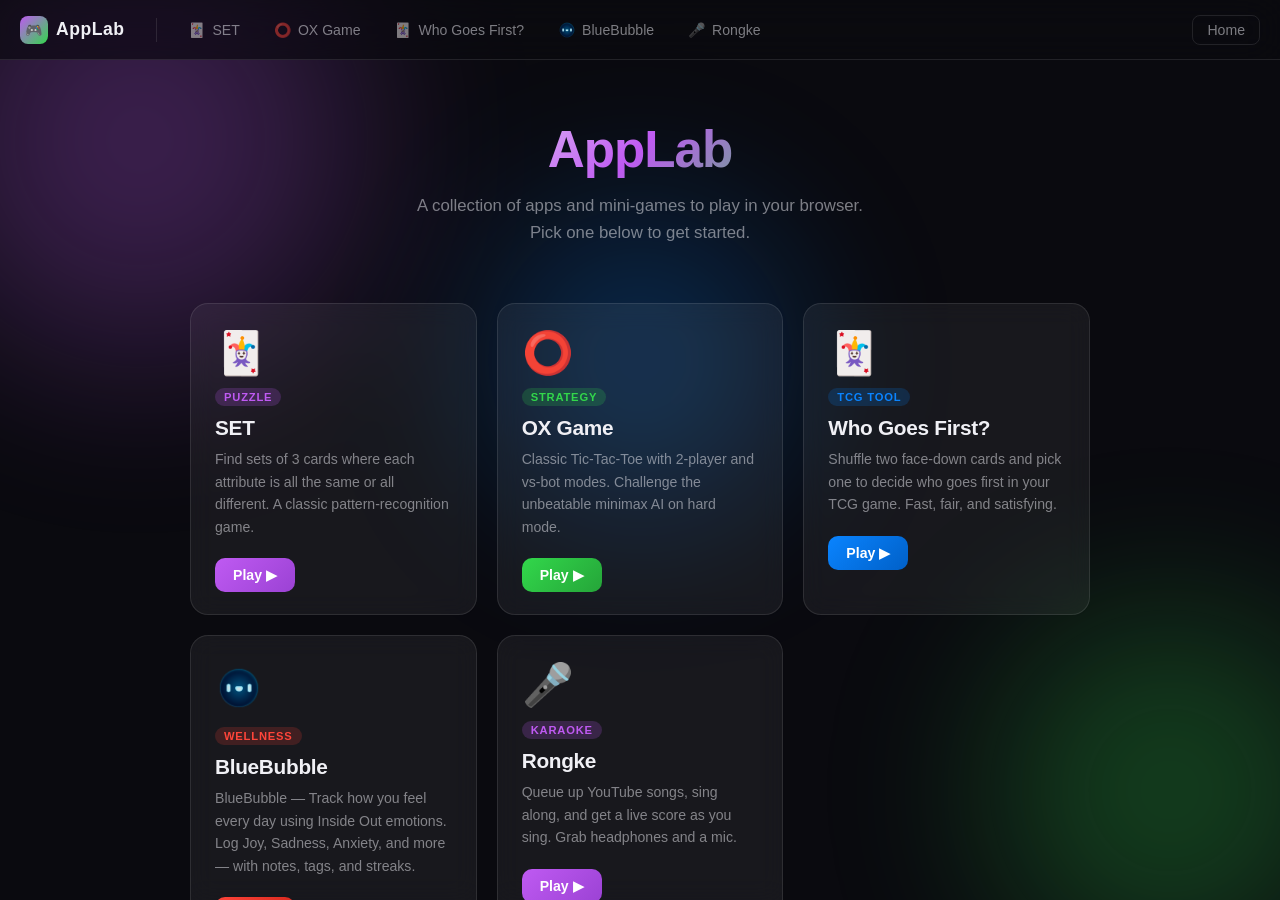
<file: index.html>
<!DOCTYPE html>
  <html lang="en">
<head>
  <meta charset="UTF-8" />
  <meta name="viewport" content="width=device-width, initial-scale=1.0" />
  <title>AppLab</title>
  <link rel="manifest" href="manifest.json" />
  <link rel="apple-touch-icon" href="mood-tracker/bluebubble.png" />
  <meta name="theme-color" content="#0a0a0f" />
  <link rel="stylesheet" href="style.css" />
</head>
<body>

<!-- Background orbs -->
<div class="bg-orbs">
  <div class="orb orb1"></div>
  <div class="orb orb2"></div>
  <div class="orb orb3"></div>
</div>

<!-- Navbar -->
<nav id="navbar">
  <a class="nav-logo" onclick="showHome()">
    <div class="logo-icon">🎮</div>
    AppLab
  </a>
  <div class="nav-divider"></div>
  <div id="nav-game-buttons"></div>
  <div class="nav-spacer"></div>
  <button class="nav-home-btn" onclick="showHome()">Home</button>
</nav>

<!-- Floating nav toggle (shown when navbar is hidden) -->
<button class="nav-fab" id="nav-fab" onclick="toggleNav()">
  <span class="logo-icon" style="width:22px;height:22px;font-size:11px;">🎮</span>
</button>

<!-- Content -->
<div id="content">
  <!-- Home screen -->
  <div id="home" class="fade">
    <div class="home-hero">
      <h1>AppLab</h1>
      <p>A collection of apps and mini-games to play in your browser. Pick one below to get started.</p>
    </div>
    <div class="games-grid" id="games-grid"></div>
  </div>

  <!-- Game iframe view -->
  <div id="game-view">
    <iframe id="game-frame" src="" title="Game" allow="microphone; autoplay; encrypted-media"></iframe>
  </div>
</div>

<script src="main.js"></script>
</body>
</html>
</file>
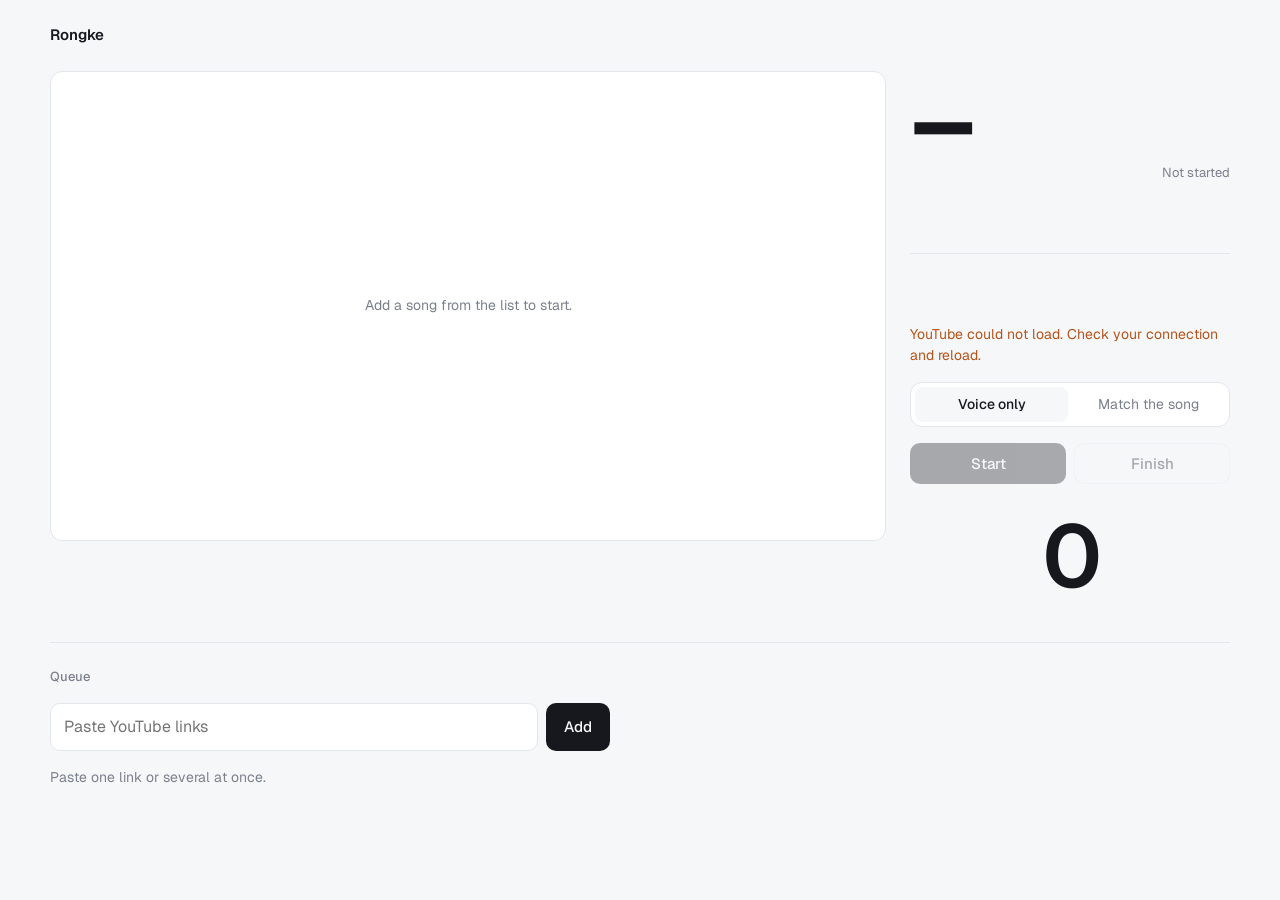
<file: rongke/index.html>
<!doctype html>
<html lang="en">
<head>
<meta charset="utf-8">
<meta name="viewport" content="width=device-width,initial-scale=1,viewport-fit=cover">
<meta name="referrer" content="strict-origin-when-cross-origin">
<title>Rongke</title>
<link rel="preconnect" href="https://fonts.googleapis.com">
<link href="https://fonts.googleapis.com/css2?family=Geist:wght@400;500;600&family=IBM+Plex+Sans+Thai:wght@400;500&display=swap" rel="stylesheet">
<style>
/* Video left, score right, queue along the bottom; stacks on phones. */
:root{
  --bg:#F6F7F9; --surface:#FFFFFF; --ink:#16181D; --muted:#7A808C; --line:#E3E6EB; --accent:#3D5AFE;
  --good:#1F9D6B; --warn:#B4541A; --font:"Geist","IBM Plex Sans Thai",system-ui,sans-serif;
  color-scheme:light;
}
@media (prefers-color-scheme:dark){:root:not([data-theme="light"]){
  --bg:#111317; --surface:#181B21; --ink:#ECEEF2; --muted:#8B919C; --line:#262A32; --accent:#7C90FF; --good:#4CC995; --warn:#F0A060; color-scheme:dark}}
:root[data-theme="dark"]{--bg:#111317; --surface:#181B21; --ink:#ECEEF2; --muted:#8B919C; --line:#262A32; --accent:#7C90FF; --good:#4CC995; --warn:#F0A060; color-scheme:dark}

*{box-sizing:border-box}
html,body{margin:0}
body{background:var(--bg);color:var(--ink);font:16px/1.5 var(--font);
  padding:max(24px,env(safe-area-inset-top)) max(16px,env(safe-area-inset-right)) 40px max(16px,env(safe-area-inset-left))}
.app{max-width:1180px;margin:0 auto;display:grid;gap:24px;
  grid-template-areas:"title" "video" "stage" "queue"}
h1{grid-area:title} .video{grid-area:video} .stage{grid-area:stage} .queue-wrap{grid-area:queue}
@media (min-width:900px){
  .app{grid-template-columns:minmax(0,1fr) 320px;grid-template-areas:"title title" "video stage" "queue queue";align-items:start}
  .queue-wrap{border-top:1px solid var(--line);padding-top:24px}
  .queue-wrap form{max-width:560px}
  .queue ol{grid-template-columns:repeat(auto-fill,minmax(320px,1fr));column-gap:12px}
}
.stage,.queue-wrap{display:grid;gap:16px;min-width:0;align-content:start}
h1{font-size:15px;font-weight:600;margin:0}
h2{font-size:13px;font-weight:500;color:var(--muted);margin:0}
form{display:flex;gap:8px}
input[type=text]{flex:1;min-width:0;font:inherit;color:var(--ink);background:var(--surface);
  border:1px solid var(--line);border-radius:10px;padding:11px 13px}
button{font:500 15px var(--font);border:0;border-radius:10px;padding:11px 18px;cursor:pointer;
  background:var(--ink);color:var(--bg)}
button.ghost{background:transparent;color:var(--ink);box-shadow:inset 0 0 0 1px var(--line)}
button:disabled{opacity:.35;cursor:not-allowed}
:is(button,input,a):focus-visible{outline:2px solid var(--accent);outline-offset:2px}

.video{position:relative;aspect-ratio:16/9;max-width:100%;border-radius:12px;overflow:hidden;background:var(--surface);border:1px solid var(--line)}
.video iframe,#player{position:absolute;inset:0;width:100%;height:100%;border:0}
.video .note{position:absolute;inset:0;display:grid;place-content:center;gap:8px;text-align:center;padding:20px;color:var(--muted);font-size:14px}
.video .note a{color:var(--ink)}

.modes{display:flex;gap:4px;padding:4px;background:var(--surface);border:1px solid var(--line);border-radius:12px}
.modes label{flex:1;text-align:center;padding:7px;border-radius:8px;cursor:pointer;font-size:14px;color:var(--muted)}
.modes input{position:absolute;opacity:0}
.modes input:checked+span{color:var(--ink);font-weight:500}
.modes label:has(input:checked){background:var(--bg)}
.modes label:has(input:disabled){opacity:.4;cursor:not-allowed}

.score{display:flex;align-items:baseline;justify-content:space-between;gap:16px}
#score{font-size:clamp(64px,14vw,112px);font-weight:600;line-height:.9;letter-spacing:-.04em;font-variant-numeric:tabular-nums}
.side{text-align:right;display:grid;gap:2px}
#judge{font-size:18px;font-weight:500;min-height:27px}
#meta{font-size:13px;color:var(--muted);font-variant-numeric:tabular-nums}
canvas{width:100%;height:110px;display:block}
#status{margin:0;font-size:14px;color:var(--muted);min-height:21px}
#status.warn{color:var(--warn)}
.actions{display:flex;gap:8px}
.actions button{flex:1}
.final{text-align:center;display:grid;gap:6px;justify-items:center;padding:12px 0}
.final .n{font-size:88px;font-weight:600;letter-spacing:-.04em;line-height:1}
.final p{margin:0;color:var(--muted)}

.queue .empty{margin:0;color:var(--muted);font-size:14px}
.queue ol{list-style:none;margin:0;padding:0;display:grid;gap:4px}
.queue li{display:flex;align-items:center;gap:8px;padding:6px;border-radius:10px;border:1px solid transparent}
.queue li.cur{background:var(--surface);border-color:var(--line)}
.queue li.dragging{opacity:.5}
.queue .grip{cursor:grab;color:var(--muted);padding:6px 2px;font-size:16px;line-height:1;user-select:none;touch-action:none}
.queue img{width:56px;aspect-ratio:16/9;object-fit:cover;border-radius:6px;background:var(--line);flex:none}
.queue .pick{flex:1;min-width:0;text-align:left;background:none;color:var(--ink);padding:0;border-radius:6px;display:grid}
.queue .pick span{white-space:nowrap;overflow:hidden;text-overflow:ellipsis;font-size:14px}
.queue .pick small{color:var(--muted);font-size:12px;font-weight:400}
.queue .icon{background:none;color:var(--muted);padding:6px;font-size:15px;line-height:1}
.queue .icon:disabled{opacity:.25}
</style>
</head>
<body>
<div class="app">
  <h1>Rongke</h1>

  <div class="video" id="video">
    <div id="player"></div>
    <div class="note" id="videoNote"><span>Add a song from the list to start.</span></div>
  </div>

  <main class="stage">
    <section class="score" aria-live="polite">
      <span id="score">–</span>
      <div class="side"><span id="judge"></span><span id="meta">Not started</span></div>
    </section>

    <canvas id="lane" aria-hidden="true"></canvas>
    <p id="status">Add a song, then press Start. Use headphones.</p>

    <div class="modes" role="radiogroup" aria-label="Scoring mode">
      <label><input type="radio" name="mode" id="modeVoice" value="voice" checked><span>Voice only</span></label>
      <label><input type="radio" name="mode" id="modeMatch" value="match"><span>Match the song</span></label>
    </div>

    <div class="actions">
      <button id="startBtn" disabled>Start</button>
      <button id="stopBtn" class="ghost" disabled>Finish</button>
    </div>

    <section class="final" id="final" hidden>
      <span class="n" id="finalScore">0</span>
      <p id="finalMsg"></p>
      <button id="nextBtn" hidden>Next song</button>
    </section>
  </main>

  <aside class="queue-wrap">
    <h2>Queue</h2>
    <form id="linkForm">
      <input type="text" id="link" placeholder="Paste YouTube links" aria-label="Song links" autocomplete="off">
      <button type="button" id="addBtn">Add</button>
    </form>
    <section class="queue" aria-label="Song queue">
      <p class="empty" id="emptyQ">Paste one link or several at once.</p>
      <ol id="queue"></ol>
    </section>
  </aside>
</div>

<script>
const $ = id => document.getElementById(id);
const canvas = $('lane'), g = canvas.getContext('2d');
let ac, micA, songA, micBuf, songBuf, micStream, tabStream;
let running = false, playing = false, t = 0, lastNow = 0;
let points = 0, total = 0, sung = 0;
let micTrail = [], songTrail = [], firstSang = -1, perfect = 0, notes = [];
let fracs = [], hist = new Float32Array(12), judgeWin = {s:0, d:0, t:0};
let player = null, ytReady = false, embedBlocked = false, lastRms = 0, micLevel = 0;

const isFile = location.protocol === 'file:';
const canShare = !!(navigator.mediaDevices && navigator.mediaDevices.getDisplayMedia) && !/Android|iPhone|iPad/i.test(navigator.userAgent);
if (!canShare){ $('modeMatch').disabled = true; $('modeMatch').parentElement.title = 'Needs Chrome on a computer'; }
const mode = () => document.querySelector('input[name=mode]:checked').value;
function say(msg, warn){ $('status').textContent = msg; $('status').classList.toggle('warn', !!warn); }

/* ---------- pitch (McLeod NSDF) ---------- */
function detect(x, n, sr, minF, maxF, gate){
  let rms = 0; for (let i = 0; i < n; i++) rms += x[i]*x[i];
  lastRms = Math.sqrt(rms/n);
  if (lastRms < gate) return null;
  const lo = Math.max(2, Math.floor(sr/maxF)), hi = Math.min(Math.ceil(sr/minF), n >> 1);
  const d = new Float32Array(hi + 2);
  for (let tau = 1; tau <= hi + 1; tau++){
    let a = 0, m = 0;
    for (let i = 0, e = n - tau; i < e; i++){ const p = x[i], q = x[i+tau]; a += p*q; m += p*p + q*q; }
    d[tau] = m ? 2*a/m : 0;
  }
  const pk = []; let st = false, pos = false, bt = -1, bv = -1;
  for (let tau = 1; tau <= hi; tau++){
    const v = d[tau];
    if (!st){ if (v <= 0) st = true; continue; }
    if (v > 0){ if (!pos){ pos = true; bt = -1; bv = -1; } if (v > bv){ bv = v; bt = tau; } }
    else if (pos){ pos = false; if (bt >= lo) pk.push([bt, bv]); }
  }
  if (!pk.length) return null;
  const top = Math.max(...pk.map(p => p[1])), [tau, c] = pk.find(p => p[1] >= .9*top);
  const y0 = d[tau-1], y1 = d[tau], y2 = d[tau+1], den = y0 - 2*y1 + y2;
  const f = sr/(tau + (den ? .5*(y0 - y2)/den : 0));
  return { m: 69 + 12*Math.log2(f/440), c };
}
function readPitch(an, buf, minC, gate){
  an.getFloatTimeDomainData(buf);
  const f = Math.max(1, Math.round(ac.sampleRate/12000)), n = Math.floor(buf.length/f);
  for (let i = 0; i < n; i++){ let s = 0; for (let j = 0; j < f; j++) s += buf[i*f+j]; buf[i] = s/f; }
  const p = detect(buf, n, ac.sampleRate/f, 75, 1000, gate);
  return p && p.c >= minC ? p.m : null;
}
const pcDist = (a, b) => { const d = (((a-b) % 12) + 12) % 12; return Math.min(d, 12-d); };

/* ---------- YouTube player ---------- */
window.onYouTubeIframeAPIReady = () => { ytReady = true; loadVideo(); };
(function(){ const s = document.createElement('script'); s.src = 'https://www.youtube.com/iframe_api';
  s.onerror = () => say('YouTube could not load. Check your connection and reload.', true); document.head.appendChild(s); })();

function note(html){ const n = $('videoNote'); n.hidden = !html; if (html) n.innerHTML = html; }
function loadVideo(){
  const s = queue[cur];
  embedBlocked = false;
  if (isFile){ note('<span>Videos only play when this page is opened from an https link, not from a downloaded file.</span>'); return; }
  if (!s){ note('<span>Add a song from the list to start.</span>'); return; }
  if (!s.id){ note(`<span>This link isn't YouTube, so it can't play here.</span><a href="${encodeURI(s.url)}" target="_blank" rel="noopener">Open it in a new tab</a>`); return; }
  if (!ytReady){ note('<span>Loading video…</span>'); return; }
  note('');
  if (player && player.cueVideoById){ player.cueVideoById(s.id); return; }
  player = new YT.Player('player', {
    videoId: s.id,
    playerVars: { playsinline: 1, rel: 0, modestbranding: 1, origin: location.origin },
    events: { onReady: onPlayerReady, onStateChange: onPlayerState, onError: onPlayerError }
  });
}
function onPlayerReady(){ updateTitle(); }
function updateTitle(){
  const s = queue[cur];
  try{ const d = player.getVideoData(); if (s && d && d.title && s.title !== d.title){ s.title = d.title; save(); renderQueue(); showSetup(); } }catch(e){}
}
function onPlayerState(e){
  playing = e.data === YT.PlayerState.PLAYING;
  if (playing) updateTitle();
  if (e.data === YT.PlayerState.ENDED && running) stop(true);
}
function onPlayerError(e){
  embedBlocked = true;
  const s = queue[cur], url = s ? `https://www.youtube.com/watch?v=${s.id}` : '#';
  const why = (e.data === 101 || e.data === 150) ? "The owner doesn't allow this video to play on other sites."
            : e.data === 153 ? 'YouTube needs this page opened from an https link.'
            : 'This video is unavailable.';
  note(`<span>${why}</span><span>Try a karaoke version, or open it on YouTube and use Match the song.</span><a href="${url}" target="_blank" rel="noopener">Open on YouTube</a>`);
  if (running) stop(false);
  showSetup();
}

/* ---------- queue ---------- */
let queue = [], cur = 0;
try{ const s = JSON.parse(localStorage.getItem('singq') || '{}'); queue = s.queue || []; cur = s.cur || 0; }catch(e){}
const save = () => { try{ localStorage.setItem('singq', JSON.stringify({queue, cur})); }catch(e){} };

function parseYouTube(u){
  try{
    const url = new URL(u);
    if (url.hostname.includes('youtu.be')) return url.pathname.slice(1).split('/')[0] || null;
    if (url.hostname.includes('youtube.com')){
      if (url.searchParams.get('v')) return url.searchParams.get('v');
      const m = url.pathname.match(/\/(shorts|embed|live)\/([\w-]{6,})/); if (m) return m[2];
    }
  }catch(e){}
  return null;
}
$('linkForm').addEventListener('submit', e => { e.preventDefault(); addLinks(); });
$('addBtn').addEventListener('click', addLinks);
$('link').addEventListener('keydown', e => { if (e.key === 'Enter'){ e.preventDefault(); addLinks(); } });
$('link').addEventListener('paste', () => setTimeout(addLinks, 0));
function addLinks(){
  const parts = $('link').value.split(/[\s,]+/).filter(Boolean);
  if (!parts.length) return;
  const wasEmpty = !queue.length, added = [];
  for (const p of parts){
    let u = /^https?:\/\//i.test(p) ? p : 'https://' + p;
    try{ new URL(u); }catch(err){ continue; }
    const id = parseYouTube(u);
    const item = {url:u, id, title: id ? 'YouTube video' : new URL(u).hostname, score:null};
    queue.push(item); added.push(item);
  }
  if (!added.length){ say('No links found. Paste full links, separated by spaces or new lines.', true); return; }
  $('link').value = '';
  added.forEach(fetchTitle);
  save(); renderQueue();
  if (wasEmpty) select(0); else say(`Added ${added.length} song${added.length > 1 ? 's' : ''}.`);
}
async function fetchTitle(item){
  if (!item.id) return;
  try{
    const r = await fetch(`https://www.youtube.com/oembed?format=json&url=${encodeURIComponent('https://www.youtube.com/watch?v=' + item.id)}`);
    if (r.ok){ item.title = (await r.json()).title; save(); renderQueue(); if (item === queue[cur]) showSetup(); }
  }catch(e){}
}
function renderQueue(){
  const ol = $('queue'); ol.innerHTML = '';
  $('emptyQ').hidden = queue.length > 0;
  queue.forEach((s, i) => {
    const li = document.createElement('li');
    li.className = i === cur ? 'cur' : ''; li.dataset.i = i;
    li.innerHTML = `<span class="grip" aria-hidden="true">⋮⋮</span>
      ${s.id ? `<img alt="" src="https://i.ytimg.com/vi/${encodeURIComponent(s.id)}/mqdefault.jpg">` : ''}
      <button class="pick"><span></span><small>${s.score != null ? `Last ${s.score} · Best ${s.best ?? s.score}` : i === cur ? 'Up now' : 'In queue'}</small></button>
      <button class="icon up" aria-label="Move up" ${i === 0 ? 'disabled' : ''}>↑</button>
      <button class="icon down" aria-label="Move down" ${i === queue.length - 1 ? 'disabled' : ''}>↓</button>
      <button class="icon del" aria-label="Remove">×</button>`;
    li.querySelector('.pick span').textContent = s.title;
    li.querySelector('.pick').onclick = () => { if (i === cur) return; if (running) stop(false); select(i); };
    li.querySelector('.up').onclick = () => move(i, i - 1);
    li.querySelector('.down').onclick = () => move(i, i + 1);
    li.querySelector('.del').onclick = () => remove(i);
    li.querySelector('.grip').addEventListener('pointerdown', ev => dragStart(ev, li));
    ol.appendChild(li);
  });
}
function move(from, to){
  if (to < 0 || to >= queue.length || from === to) return;
  const curItem = queue[cur];
  const [s] = queue.splice(from, 1); queue.splice(to, 0, s);
  cur = queue.indexOf(curItem);
  save(); renderQueue();
}
function remove(i){
  const wasCur = i === cur;
  if (wasCur && running) stop(false);
  const curItem = queue[cur];
  queue.splice(i, 1);
  if (wasCur){ select(Math.min(i, queue.length - 1)); }
  else { cur = queue.indexOf(curItem); save(); renderQueue(); }
}
function dragStart(ev, li){
  ev.preventDefault();
  const from = +li.dataset.i; let to = from;
  li.classList.add('dragging');
  const onMove = e => {
    const items = [...$('queue').children];
    to = items.findIndex(el => { const r = el.getBoundingClientRect(); return e.clientY < r.top + r.height/2; });
    if (to === -1) to = items.length - 1; else if (to > from) to -= 1;
  };
  const onUp = () => {
    removeEventListener('pointermove', onMove); removeEventListener('pointerup', onUp);
    li.classList.remove('dragging'); move(from, to);
  };
  addEventListener('pointermove', onMove); addEventListener('pointerup', onUp);
}
function select(i){
  cur = Math.max(0, i); save(); renderQueue();
  $('final').hidden = true;
  loadVideo(); showSetup();
}
function showSetup(){
  const s = queue[cur], m = mode();
  const playable = s && s.id && !isFile && !embedBlocked;
  // Match mode can still work from a separate tab when the video can't play here.
  $('startBtn').disabled = running || !s || (m === 'voice' && !playable);
  $('startBtn').textContent = m === 'match' ? 'Connect and start' : 'Start';
  if (running) return;
  if (!s) say('Add a song, then press Start. Use headphones.');
  else if (isFile) say('Open this page from an https link so the mic and videos work.', true);
  else if (m === 'voice' && !playable) say("This song can't play here. Try another, or use Match the song.", true);
  else if (m === 'match' && !playable) say('Open the song on YouTube, then press Connect and start and pick that tab.');
  else if (m === 'match') say('Press Connect and start, choose "This tab" and keep "Share tab audio" on.');
  else say(`Up now: ${s.title}`);
}
document.querySelectorAll('input[name=mode]').forEach(r => r.addEventListener('change', () => { if (running) stop(false); showSetup(); }));
$('nextBtn').addEventListener('click', () => select(cur + 1));

/* ---------- start / stop ---------- */
async function getMic(){
  if (micA) return;
  micStream = await navigator.mediaDevices.getUserMedia({audio:{echoCancellation:true,noiseSuppression:false,autoGainControl:true}});
  micA = ac.createAnalyser(); micA.fftSize = 2048; micBuf = new Float32Array(2048);
  ac.createMediaStreamSource(micStream).connect(micA);
}
async function getTab(sameTab){
  tabStream = await navigator.mediaDevices.getDisplayMedia({
    video:true, audio:{echoCancellation:false,noiseSuppression:false,autoGainControl:false,suppressLocalAudioPlayback:false},
    preferCurrentTab: sameTab, selfBrowserSurface: sameTab ? 'include' : 'exclude'
  });
  if (!tabStream.getAudioTracks().length){ tabStream.getTracks().forEach(x => x.stop()); tabStream = null; throw new Error('noaudio'); }
  const src = ac.createMediaStreamSource(new MediaStream(tabStream.getAudioTracks()));
  const hp = ac.createBiquadFilter(); hp.type = 'highpass'; hp.frequency.value = 160;
  const lp = ac.createBiquadFilter(); lp.type = 'lowpass'; lp.frequency.value = 1200;
  songA = ac.createAnalyser(); songA.fftSize = 2048; songBuf = new Float32Array(2048);
  src.connect(hp).connect(lp).connect(songA);
  tabStream.getAudioTracks()[0].addEventListener('ended', () => running && stop(true));
}
$('startBtn').addEventListener('click', async () => {
  const s = queue[cur], m = mode();
  const playable = s && s.id && !isFile && !embedBlocked && player && player.playVideo;
  // Start the video inside the click so browsers allow sound.
  if (playable && m === 'voice') player.playVideo();
  ac = ac || new (window.AudioContext || window.webkitAudioContext)();
  await ac.resume();
  try{ await getMic(); }
  catch(e){ if (player && player.pauseVideo) player.pauseVideo(); say('Microphone is blocked. Allow it in the browser, then press Start again.', true); return; }
  if (m === 'match'){
    try{ await getTab(!!playable); }
    catch(e){ say(e.message === 'noaudio' ? 'No audio came through. Turn on "Share tab audio" and try again.' : 'Sharing was cancelled. Press Connect and start to try again.', true); return; }
    if (playable) player.playVideo();
  }
  reset(); running = true; lastNow = performance.now()/1000;
  $('final').hidden = true; $('startBtn').disabled = true; $('stopBtn').disabled = false;
  say(playable ? 'Listening. Sing along.' : 'Listening to the song tab and to you.');
  requestAnimationFrame(tick);
});
$('stopBtn').addEventListener('click', () => stop(true));
function reset(){
  points = total = sung = t = perfect = 0; micTrail = []; songTrail = []; fracs = []; hist.fill(0);
  firstSang = -1; notes = []; recent = []; prevMic = null; gap = 0;
  judgeWin = {s:0, d:0, t:0};
  $('score').textContent = '0'; $('judge').textContent = ''; $('meta').textContent = 'Sung 0:00';
}
function stop(showFinal){
  running = false;
  if (tabStream){ tabStream.getTracks().forEach(x => x.stop()); tabStream = null; songA = null; }
  try{ if (player && player.pauseVideo) player.pauseVideo(); }catch(e){}
  $('stopBtn').disabled = true;
  showSetup();
  if (!showFinal) return;
  const sc = current(), s = queue[cur], best = s && s.best != null ? s.best : -1;
  if (total && s){ s.score = sc; s.best = Math.max(best, sc); save(); renderQueue(); }
  $('finalScore').textContent = sc;
  $('finalMsg').textContent = !total ? 'No singing heard.'
    : (sc >= 90 ? 'Superstar.' : sc >= 75 ? 'Great singing.' : sc >= 55 ? 'Nice one.' : 'Warm up and go again.')
      + (sc > best && best >= 0 ? ' New best!' : '')
      + ` Spot on ${Math.round(100*perfect/total)}% of ${fmt(total)} sung.`;
  $('nextBtn').hidden = cur >= queue.length - 1;
  $('final').hidden = false;
  say(cur < queue.length - 1 ? `Next up: ${queue[cur+1].title}` : 'That was the last song. Press Start to sing it again.');
}
const shown = acc => Math.round(100*Math.pow(Math.max(0, acc), .6));
// Only singing is scored, so a few perfect seconds then silence would get 100.
// Expect singing for at least 35% of the time since your first note.
function current(){
  if (!total) return 0;
  const span = t - firstSang;
  return Math.round(shown(points/total) * (span > 10 ? Math.min(1, total/(.35*span)) : 1));
}
const fmt = s => `${Math.floor(s/60)}:${String(Math.floor(s%60)).padStart(2,'0')}`;

/* ---------- scoring ---------- */
function voiceQuality(m, dt){
  fracs.push(m - Math.round(m)); if (fracs.length > 300) fracs.shift();
  let sx = 0, sy = 0; for (const f of fracs){ sx += Math.cos(2*Math.PI*f); sy += Math.sin(2*Math.PI*f); }
  const off = Math.atan2(sy, sx)/(2*Math.PI);
  const cents = Math.abs((m - off) - Math.round(m - off))*100;
  // Real singing has vibrato and drift, so allow up to 25 cents for full marks.
  const tune = cents <= 25 ? 1 : cents <= 40 ? .8 : cents <= 55 ? .5 : .2;
  const n = Math.round(m - off), pc = ((n % 12) + 12) % 12;
  // Holding one note in tune isn't singing a song: want a few different notes every 10 s.
  notes.push({t, n, dt}); while (notes[0].t < t - 10) notes.shift();
  const held = new Map(); for (const x of notes) held.set(x.n, (held.get(x.n) || 0) + x.dt);
  const distinct = [...held.values()].filter(d => d >= .2).length;
  const variety = t - notes[0].t < 5 ? 1 : [.3, .3, .7][distinct] ?? 1;
  hist[pc] += dt;
  let inKey = 1;
  if (sung > 15){
    let best = 0, key = 0;
    for (let k = 0; k < 12; k++){ let s = 0; for (const i of [0,2,4,5,7,9,11]) s += hist[(k+i)%12]; if (s > best){ best = s; key = k; } }
    inKey = [0,2,4,5,7,9,11].includes((pc - key + 12) % 12) ? 1 : .8;
  }
  return tune*inKey*variety;
}
function matchQuality(m){
  let best = 99;
  for (const p of songTrail) if (p.t >= t - .6) best = Math.min(best, pcDist(m, p.m));
  return best <= .75 ? 1 : best <= 1.5 ? .75 : best <= 2.5 ? .4 : .15;
}
// Steady the mic reading and skip slides between notes.
let recent = [], prevMic = null, gap = 0;
function steady(raw, dt){
  if (raw === null){
    // Ride through a few missed frames so one dropout doesn't throw away the next ones.
    if ((gap += dt) > .08){ recent = []; prevMic = null; }
    return {m:null, glide:false};
  }
  gap = 0;
  recent.push(raw); if (recent.length > 5) recent.shift();
  const m = [...recent].sort((a,b) => a-b)[recent.length >> 1];
  const glide = recent.length < 3 || (prevMic !== null && Math.abs(m - prevMic)/Math.max(dt, .001) > 8);
  prevMic = m;
  return {m, glide};
}

function tick(){
  if (!running) return;
  const now = performance.now()/1000, dt = Math.min(.1, now - lastNow); lastNow = now;
  // Pause scoring while the embedded video is paused or buffering.
  const videoMode = player && player.getPlayerState && !embedBlocked && queue[cur] && queue[cur].id && !isFile && (mode() === 'voice' || !songA || tabStream);
  const active = mode() === 'match' && songA ? true : (!videoMode || playing);
  if (active){
    t += dt;
    const {m: mic, glide} = steady(readPitch(micA, micBuf, .72, .006), dt);
    micLevel = lastRms;
    let q = null;
    if (mic !== null) sung += dt;
    if (mode() === 'match' && songA){
      const s = readPitch(songA, songBuf, .85, .008);
      if (s !== null) songTrail.push({t, m:s});
      const songOn = songTrail.some(p => p.t > t - .6);
      // Only moments you're singing count, so breaths and instrumental parts don't lower the score.
      if (mic !== null && !glide && songOn) q = matchQuality(mic);
    } else if (mic !== null && !glide){
      q = voiceQuality(mic, dt);
    }
    if (q !== null){
      points += q*dt; total += dt;
      if (firstSang < 0) firstSang = t;
      if (q >= .85) perfect += dt;
      if (mic !== null){ judgeWin.s += q*dt; judgeWin.d += dt; }
    }
    if (mic !== null) micTrail.push({t, m:mic, q: q ?? 0});
    while (micTrail.length && micTrail[0].t < t - 6) micTrail.shift();
    while (songTrail.length && songTrail[0].t < t - 6) songTrail.shift();
    if (t - judgeWin.t > .7){
      if (judgeWin.d > .25){ const v = judgeWin.s/judgeWin.d; $('judge').textContent = v >= .85 ? 'Perfect' : v >= .6 ? 'Great' : v >= .3 ? 'Good' : 'Miss'; }
      else $('judge').textContent = '';
      judgeWin = {s:0, d:0, t};
    }
    if (total) $('score').textContent = current();
    $('meta').textContent = `Sung ${fmt(sung)}`;
    draw();
  }
  requestAnimationFrame(tick);
}

/* ---------- lane ---------- */
function size(){ const r = devicePixelRatio || 1; canvas.width = canvas.clientWidth*r; canvas.height = canvas.clientHeight*r; g.setTransform(r,0,0,r,0,0); draw(); }
function draw(){
  const W = canvas.clientWidth, H = canvas.clientHeight, cs = getComputedStyle(document.documentElement);
  const v = n => cs.getPropertyValue(n).trim();
  g.clearRect(0, 0, W, H);
  g.fillStyle = v('--line'); g.fillRect(0, H/2, W, 1);
  // Mic level on the left edge: if it never moves, the app can't hear you.
  const lv = Math.min(1, micLevel/.08)*H;
  g.fillStyle = micLevel >= .006 ? v('--good') : v('--muted'); g.fillRect(0, H - lv, 3, lv);
  const all = micTrail.concat(songTrail).map(p => p.m).sort((a,b) => a-b);
  const mid = all.length ? all[all.length >> 1] : 60;
  const y = m => { while (m - mid > 9) m -= 12; while (mid - m > 9) m += 12; return H/2 - (m - mid)*(H/22); };
  const x = pt => W - (t - pt)*(W/6);
  g.fillStyle = v('--muted'); g.globalAlpha = .45;
  for (const p of songTrail) g.fillRect(x(p.t) - 2, y(p.m) - 1, 4, 2);
  for (const p of micTrail){
    g.fillStyle = p.q >= .85 ? v('--good') : p.q >= .5 ? v('--accent') : v('--ink');
    g.globalAlpha = p.q >= .5 ? 1 : .35;
    g.beginPath(); g.arc(x(p.t), y(p.m), 2.6, 0, Math.PI*2); g.fill();
  }
  g.globalAlpha = 1;
}
addEventListener('resize', size);
size();
renderQueue();
select(Math.min(cur, Math.max(0, queue.length - 1)));
</script>
</body>
</html>
</file>
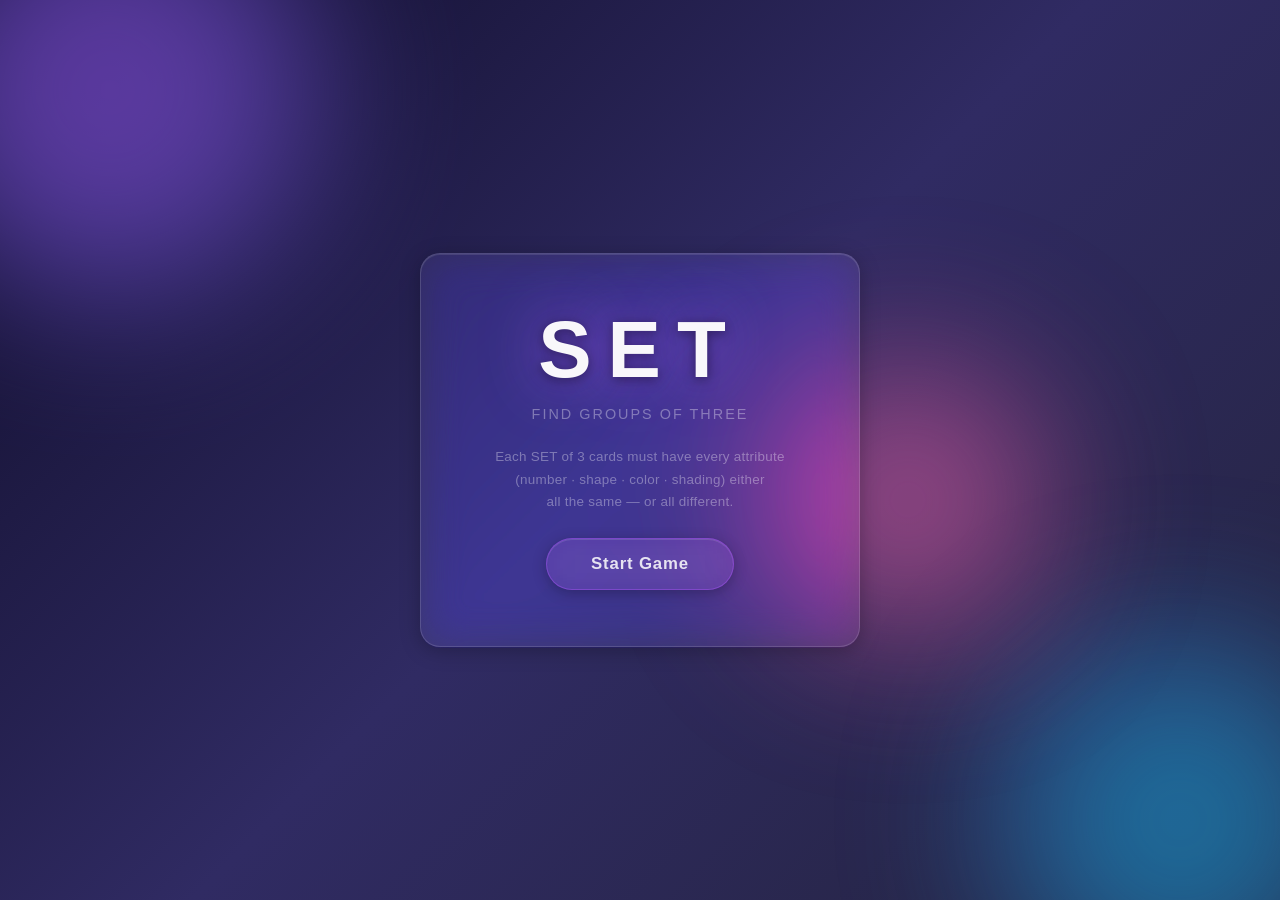
<file: set-game/index.html>
<!DOCTYPE html>
<html lang="en">
<head>
  <meta charset="UTF-8" />
  <meta name="viewport" content="width=device-width, initial-scale=1.0" />
  <title>SET Game — Liquid Glass</title>
  <link rel="stylesheet" href="style.css" />
</head>
<body>

  <div class="orb orb1"></div>
  <div class="orb orb2"></div>
  <div class="orb orb3"></div>

  <!-- Toast -->
  <div class="toast-wrap" id="toastWrap"></div>

  <!-- Start screen -->
  <div class="start-screen" id="startScreen">
    <div class="orb orb1"></div>
    <div class="orb orb2"></div>
    <div class="orb orb3"></div>
    <div class="start-card glass">
      <div class="start-title">SET</div>
      <div class="start-sub">Find groups of three</div>
      <div class="start-rules">
        Each SET of 3 cards must have every attribute<br>
        (number · shape · color · shading) either<br>
        all the same — or all different.
      </div>
      <button class="btn btn-start" onclick="startGame()"><span>Start Game</span></button>
    </div>
  </div>

  <!-- Game over modal -->
  <div class="modal-backdrop" id="modalBackdrop">
    <div class="modal">
      <div class="modal-emoji" id="modalEmoji">🏆</div>
      <div class="modal-title" id="modalTitle">Game Over</div>
      <div class="modal-rating" id="modalRating">★★★☆☆</div>

      <div class="modal-stats">
        <div class="modal-stat">
          <div class="modal-stat-label">SETs Found</div>
          <div class="modal-stat-value purple" id="modalScore">0</div>
        </div>
        <div class="modal-stat">
          <div class="modal-stat-label">Time</div>
          <div class="modal-stat-value blue" id="modalTime">0:00</div>
        </div>
        <div class="modal-stat">
          <div class="modal-stat-label">Hints</div>
          <div class="modal-stat-value yellow" id="modalHints">0</div>
        </div>
      </div>

      <div class="report-divider">Performance</div>
      <div class="report-rows">
        <div class="report-row">
          <span class="report-key">Accuracy</span>
          <span class="report-val" id="modalAccuracy">—</span>
        </div>
        <div class="report-row">
          <span class="report-key">Speed</span>
          <span class="report-val" id="modalSpeed">—</span>
        </div>
        <div class="report-row">
          <span class="report-key">Wrong guesses</span>
          <span class="report-val" id="modalMisses">—</span>
        </div>
      </div>

      <button class="btn btn-new" onclick="resetToStart()"><span>&#8635; Play Again</span></button>
    </div>
  </div>

  <div class="app">

    <!-- Header -->
    <div class="glass header">
      <div class="title">SET</div>
      <div class="stats">
        <div class="stat-pill" id="stat-score">
          <div class="stat-label">Score</div>
          <div class="stat-value" id="scoreVal">0</div>
        </div>
        <div class="stat-pill" id="stat-time">
          <div class="stat-label">Time</div>
          <div class="stat-value" id="timeVal">0:00</div>
        </div>
        <div class="stat-pill" id="stat-deck">
          <div class="stat-label">Deck</div>
          <div class="stat-value" id="deckVal">—</div>
        </div>
        <div class="stat-pill" id="stat-hints">
          <div class="stat-label">Hints</div>
          <div class="stat-value" id="hintsVal">0</div>
        </div>
      </div>
    </div>

    <!-- Board -->
    <div class="glass board-wrap">
      <div class="board" id="board"></div>
      <div class="no-set-notice" id="noSetNotice"></div>
    </div>

    <!-- Footer -->
    <div class="glass footer">
      <button class="btn btn-hint" id="btnHint" onclick="doHint()" disabled><span>Hint</span></button>
      <button class="btn btn-new"  id="btnNew"  onclick="resetToStart()"><span>&#8635; New Game</span></button>
      <button class="btn btn-deal" id="btnDeal" onclick="dealThree()" disabled><span>Deal 3</span></button>
    </div>

  </div>

  <script src="game.js"></script>
</body>
</html>
</file>
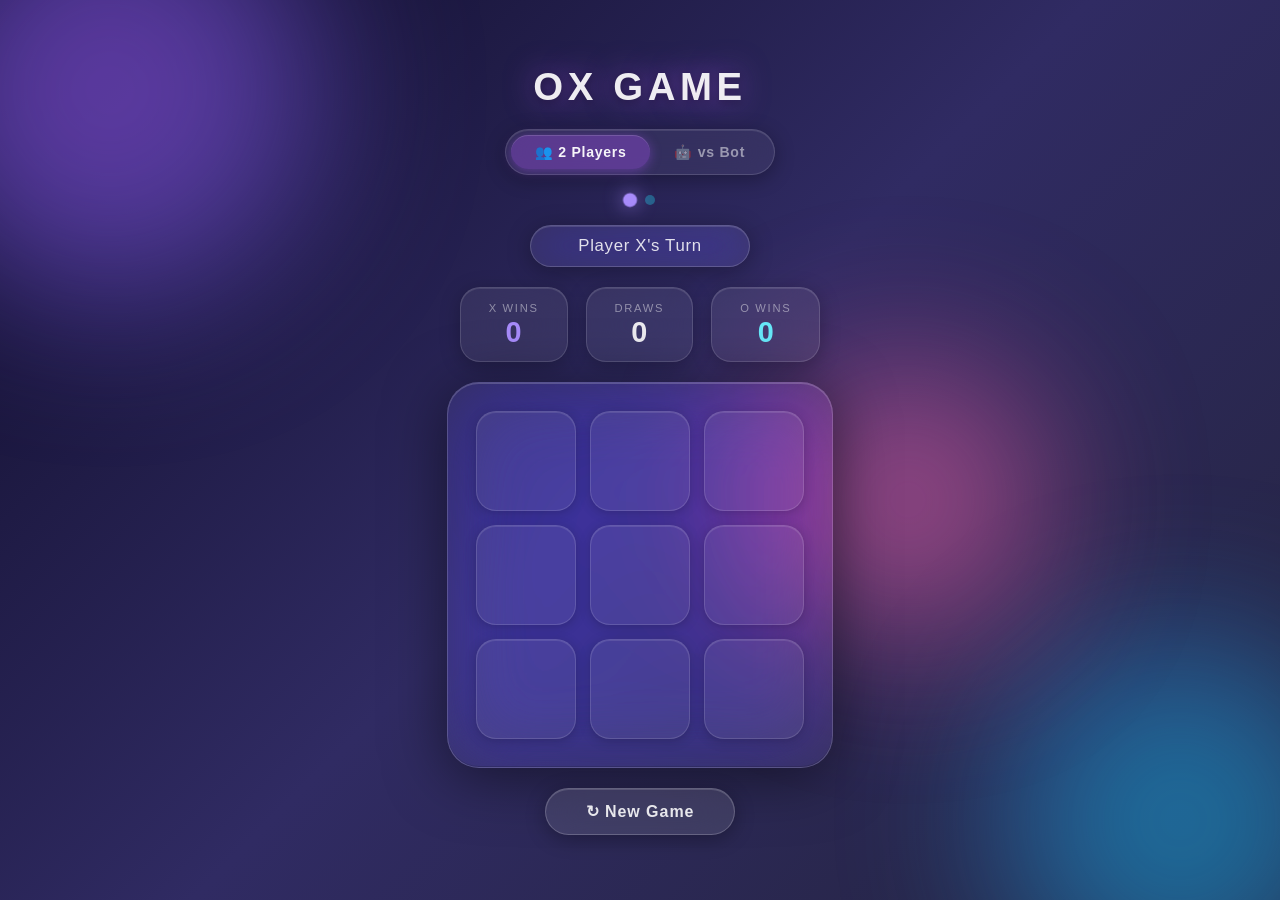
<file: tic-tac-toe/index.html>
<!DOCTYPE html>
<html lang="en">
<head>
  <meta charset="UTF-8" />
  <meta name="viewport" content="width=device-width, initial-scale=1.0" />
  <title>OX Game — Liquid Glass</title>
  <link rel="stylesheet" href="style.css" />
</head>
<body>

  <div class="orb orb1"></div>
  <div class="orb orb2"></div>
  <div class="orb orb3"></div>
  <div class="confetti-container" id="confetti"></div>

  <div class="container">
    <h1 class="title">OX GAME</h1>

    <!-- Mode toggle -->
    <div class="mode-toggle">
      <button class="mode-btn active" id="btn2p">👥 2 Players</button>
      <button class="mode-btn"        id="btnBot">🤖 vs Bot</button>
    </div>

    <!-- Difficulty (shown only in bot mode) -->
    <div class="difficulty-row hidden" id="diffRow">
      <button class="diff-btn easy   active" data-diff="easy">Easy</button>
      <button class="diff-btn medium"        data-diff="medium">Medium</button>
      <button class="diff-btn hard"          data-diff="hard">Hard</button>
    </div>

    <!-- Turn indicators -->
    <div class="turn-indicators">
      <div class="indicator x-ind active" id="xInd"></div>
      <div class="indicator o-ind"        id="oInd"></div>
    </div>

    <!-- Status -->
    <div class="status" id="status">Player X's Turn</div>

    <!-- Scoreboard -->
    <div class="scoreboard">
      <div class="score-card x-card">
        <div class="score-label" id="labelX">X Wins</div>
        <div class="score-value" id="scoreX">0</div>
      </div>
      <div class="score-card">
        <div class="score-label">Draws</div>
        <div class="score-value" id="scoreDraw">0</div>
      </div>
      <div class="score-card o-card">
        <div class="score-label" id="labelO">O Wins</div>
        <div class="score-value" id="scoreO">0</div>
      </div>
    </div>

    <!-- Board -->
    <div class="board" id="board">
      <div class="cell" data-i="0"></div><div class="cell" data-i="1"></div><div class="cell" data-i="2"></div>
      <div class="cell" data-i="3"></div><div class="cell" data-i="4"></div><div class="cell" data-i="5"></div>
      <div class="cell" data-i="6"></div><div class="cell" data-i="7"></div><div class="cell" data-i="8"></div>
    </div>

    <button class="btn-restart" id="btnRestart"><span>&#8635; New Game</span></button>
  </div>

  <script src="game.js"></script>
</body>
</html>
</file>
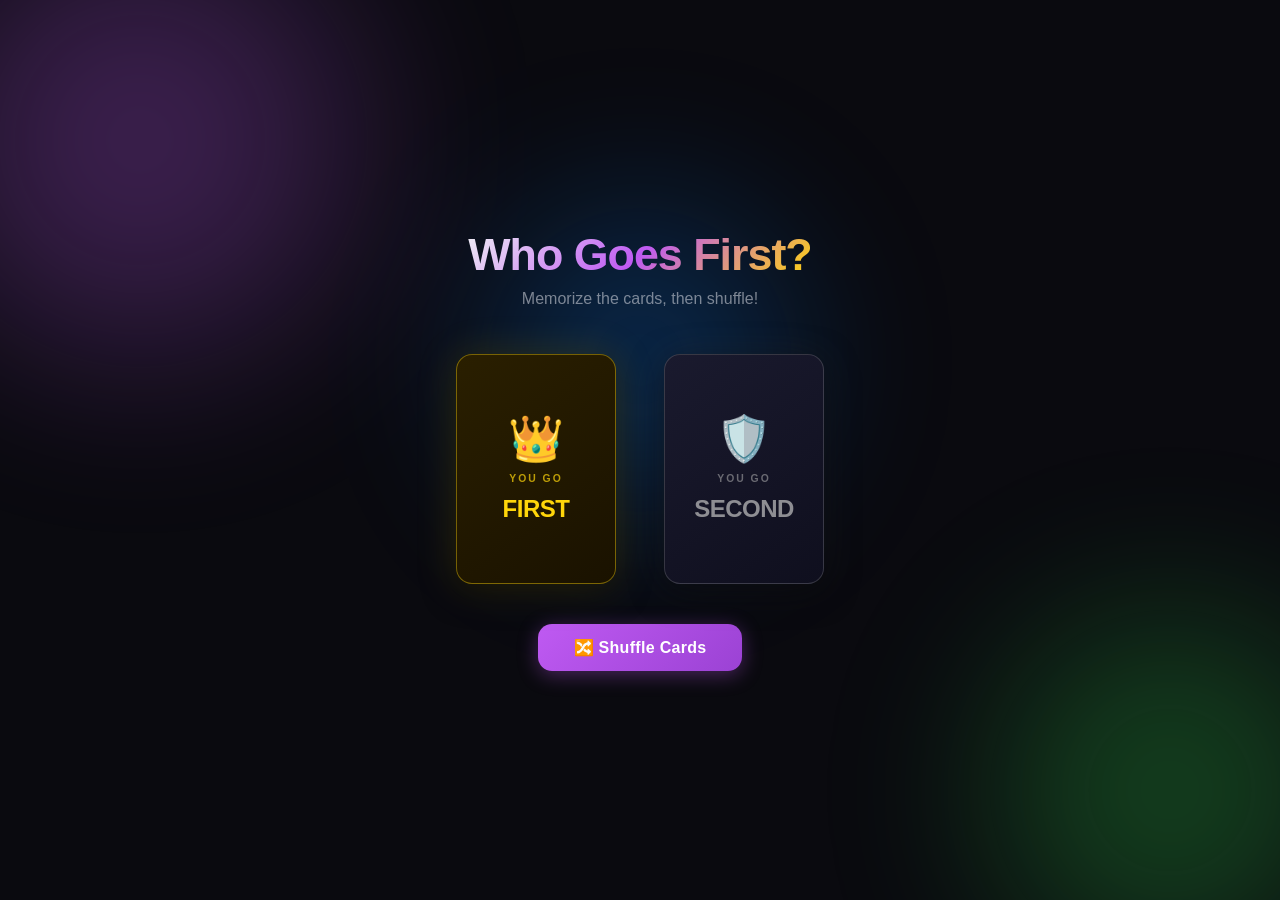
<file: who-go-first/index.html>
<!DOCTYPE html>
<html lang="en">
<head>
  <meta charset="UTF-8" />
  <meta name="viewport" content="width=device-width, initial-scale=1.0" />
  <title>Who Goes First?</title>
  <link rel="stylesheet" href="style.css" />
</head>
<body>

<div class="bg-orbs">
  <div class="orb orb1"></div>
  <div class="orb orb2"></div>
  <div class="orb orb3"></div>
</div>

<div class="game-container">
  <div class="header">
    <h1>Who Goes First?</h1>
    <p id="subtitle">Shuffle the cards and pick your fate</p>
  </div>

  <div class="cards-area" id="cards-area">
    <div class="card-slot" id="slot-a">
      <div class="card" id="card-a">
        <div class="card-inner">
          <div class="card-back">
            <div class="card-back-pattern"></div>
            <div class="card-back-icon">&#x1F0CF;</div>
          </div>
          <div class="card-front" id="front-a"></div>
        </div>
      </div>
    </div>

    <div class="card-slot" id="slot-b">
      <div class="card" id="card-b">
        <div class="card-inner">
          <div class="card-back">
            <div class="card-back-pattern"></div>
            <div class="card-back-icon">&#x1F0CF;</div>
          </div>
          <div class="card-front" id="front-b"></div>
        </div>
      </div>
    </div>
  </div>

  <div class="controls">
    <button id="main-btn" class="main-btn">&#x1F500; Shuffle Cards</button>
    <button id="reset-btn" class="reset-btn">&#x21BA; Play Again</button>
  </div>
</div>

<script src="game.js"></script>
</body>
</html>
</file>
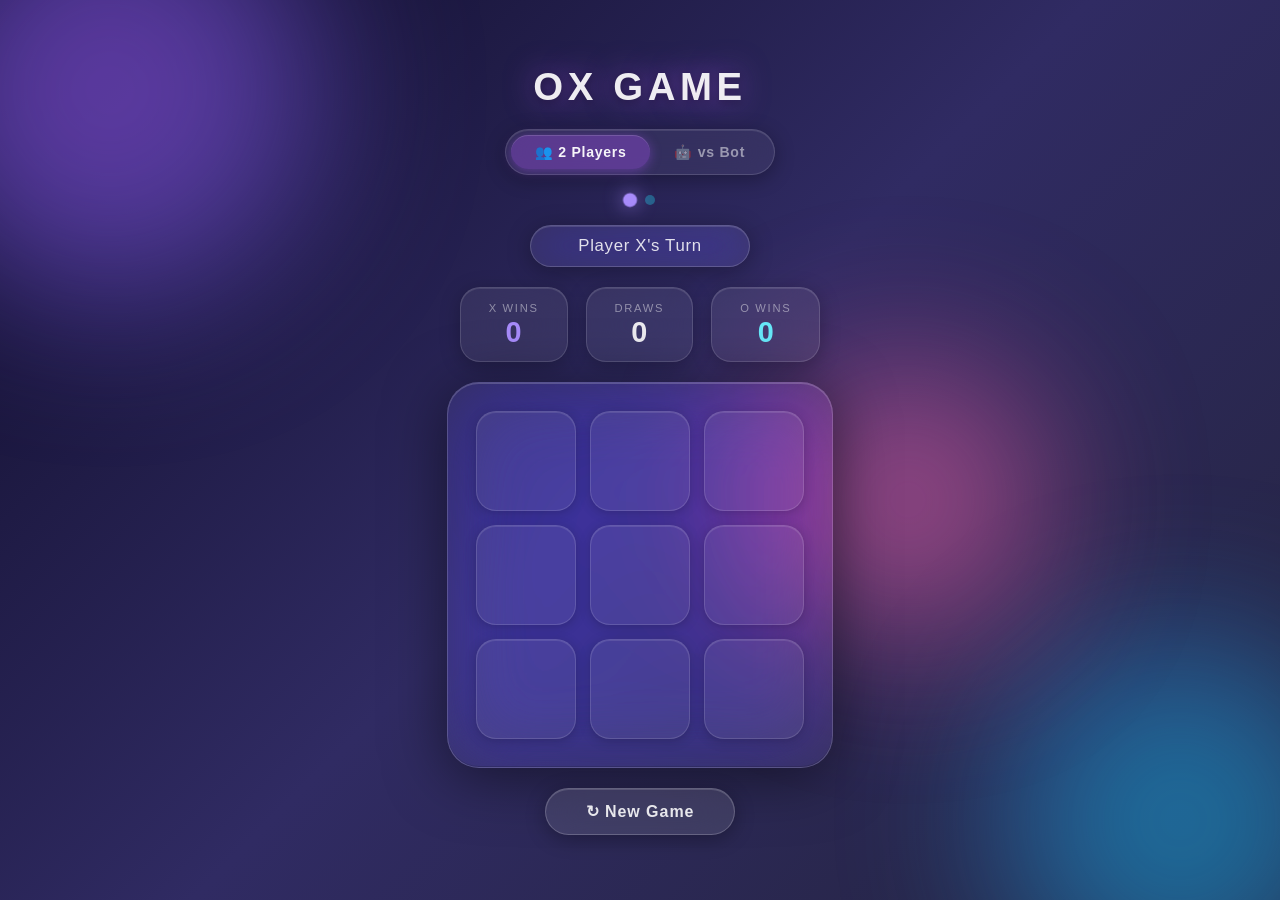
<file: tic-tac-toe/ox-game.html>
<!DOCTYPE html>
<html lang="en">
<head>
  <meta charset="UTF-8" />
  <meta name="viewport" content="width=device-width, initial-scale=1.0" />
  <title>OX Game — Liquid Glass</title>
  <style>
    *, *::before, *::after { box-sizing: border-box; margin: 0; padding: 0; }

    :root {
      /* Cell size: fills available width on small screens, caps at 100px on large */
      --cell: clamp(64px, calc((100vw - 132px) / 3), 100px);
    }

    body {
      min-height: 100vh;
      display: flex;
      flex-direction: column;
      align-items: center;
      justify-content: center;
      font-family: 'SF Pro Display', -apple-system, BlinkMacSystemFont, sans-serif;
      background: linear-gradient(135deg, #0f0c29, #302b63, #24243e);
      overflow-x: hidden;
      overflow-y: auto;
      position: relative;
      padding: 24px 16px;
    }

    /* ─── Orbs ─────────────────────────────────────────────────── */
    .orb {
      position: fixed; border-radius: 50%; filter: blur(80px);
      opacity: 0.55; animation: floatOrb linear infinite;
      pointer-events: none; z-index: 0;
    }
    .orb1 { width:420px;height:420px;background:radial-gradient(circle,#a855f7,#6366f1);top:-120px;left:-100px;animation-duration:18s; }
    .orb2 { width:360px;height:360px;background:radial-gradient(circle,#06b6d4,#3b82f6);bottom:-100px;right:-80px;animation-duration:22s;animation-delay:-8s; }
    .orb3 { width:280px;height:280px;background:radial-gradient(circle,#f472b6,#ec4899);top:40%;left:60%;animation-duration:26s;animation-delay:-14s; }

    @keyframes floatOrb {
      0%   { transform: translate(0,0) scale(1); }
      25%  { transform: translate(40px,60px) scale(1.08); }
      50%  { transform: translate(-30px,30px) scale(0.95); }
      75%  { transform: translate(60px,-40px) scale(1.05); }
      100% { transform: translate(0,0) scale(1); }
    }

    /* ─── Container ─────────────────────────────────────────────── */
    .container {
      position: relative; z-index: 10;
      display: flex; flex-direction: column;
      align-items: center; gap: clamp(12px, 3vw, 20px);
      width: 100%;
    }

    /* ─── Title ─────────────────────────────────────────────────── */
    .title {
      font-size: clamp(1.6rem, 6vw, 2.4rem); font-weight: 700;
      letter-spacing: 0.12em; color: rgba(255,255,255,0.92);
      text-shadow: 0 0 30px rgba(168,85,247,0.6), 0 2px 8px rgba(0,0,0,0.4);
      animation: titlePulse 4s ease-in-out infinite;
    }
    @keyframes titlePulse {
      0%,100% { text-shadow: 0 0 30px rgba(168,85,247,0.6), 0 2px 8px rgba(0,0,0,0.4); }
      50%     { text-shadow: 0 0 50px rgba(99,102,241,0.9), 0 2px 8px rgba(0,0,0,0.4); }
    }

    /* ─── Mode Toggle ───────────────────────────────────────────── */
    .mode-toggle {
      display: flex; gap: 0;
      background: rgba(255,255,255,0.06);
      backdrop-filter: blur(20px);
      -webkit-backdrop-filter: blur(20px);
      border: 1px solid rgba(255,255,255,0.14);
      border-radius: 50px;
      padding: 5px;
      box-shadow: 0 4px 20px rgba(0,0,0,0.3), inset 0 1px 0 rgba(255,255,255,0.1);
    }
    .mode-btn {
      padding: 9px clamp(12px, 4vw, 24px); border-radius: 50px; border: none;
      background: transparent; color: rgba(255,255,255,0.5);
      font-size: 0.88rem; font-weight: 600; letter-spacing: 0.05em;
      cursor: pointer; transition: all 0.3s ease; white-space: nowrap;
    }
    .mode-btn.active {
      background: rgba(168,85,247,0.35);
      color: rgba(255,255,255,0.95);
      box-shadow: 0 2px 12px rgba(168,85,247,0.4), inset 0 1px 0 rgba(255,255,255,0.15);
    }

    /* ─── Difficulty Selector ───────────────────────────────────── */
    .difficulty-row {
      display: flex; gap: 10px;
      animation: fadeSlideIn 0.35s ease forwards;
    }
    .difficulty-row.hidden { display: none; }

    @keyframes fadeSlideIn {
      from { opacity: 0; transform: translateY(-8px); }
      to   { opacity: 1; transform: translateY(0); }
    }

    .diff-btn {
      padding: 7px 20px; border-radius: 50px;
      border: 1px solid rgba(255,255,255,0.14);
      background: rgba(255,255,255,0.06);
      backdrop-filter: blur(16px); -webkit-backdrop-filter: blur(16px);
      color: rgba(255,255,255,0.5);
      font-size: 0.82rem; font-weight: 600; letter-spacing: 0.06em;
      cursor: pointer; transition: all 0.25s ease;
    }
    .diff-btn:hover { color: rgba(255,255,255,0.8); background: rgba(255,255,255,0.1); }
    .diff-btn.active { color: #fff; border-color: transparent; }
    .diff-btn.easy.active  { background: rgba(110,231,183,0.25); border-color: rgba(110,231,183,0.4); box-shadow: 0 0 14px rgba(110,231,183,0.3); }
    .diff-btn.medium.active{ background: rgba(251,191,36,0.22);  border-color: rgba(251,191,36,0.4);  box-shadow: 0 0 14px rgba(251,191,36,0.3); }
    .diff-btn.hard.active  { background: rgba(248,113,113,0.22); border-color: rgba(248,113,113,0.4); box-shadow: 0 0 14px rgba(248,113,113,0.3); }

    /* ─── Status Badge ──────────────────────────────────────────── */
    .status {
      background: rgba(255,255,255,0.08);
      backdrop-filter: blur(20px) saturate(1.8);
      -webkit-backdrop-filter: blur(20px) saturate(1.8);
      border: 1px solid rgba(255,255,255,0.18);
      border-radius: 50px; padding: 10px 28px;
      font-size: 1.05rem; font-weight: 500;
      color: rgba(255,255,255,0.85); letter-spacing: 0.04em;
      box-shadow: 0 4px 24px rgba(0,0,0,0.3), inset 0 1px 0 rgba(255,255,255,0.12);
      transition: all 0.4s ease; min-width: 220px; text-align: center;
    }
    .status.win  { border-color: rgba(168,85,247,0.6); box-shadow: 0 0 30px rgba(168,85,247,0.4), inset 0 1px 0 rgba(255,255,255,0.12); }
    .status.draw { border-color: rgba(251,191,36,0.6); box-shadow: 0 0 30px rgba(251,191,36,0.35), inset 0 1px 0 rgba(255,255,255,0.12); }

    /* Thinking dots */
    .thinking-dots span {
      display: inline-block;
      animation: dotBounce 1.2s ease-in-out infinite;
      font-size: 1.4rem; line-height: 0; vertical-align: middle;
    }
    .thinking-dots span:nth-child(2) { animation-delay: 0.2s; }
    .thinking-dots span:nth-child(3) { animation-delay: 0.4s; }
    @keyframes dotBounce {
      0%,80%,100% { transform: translateY(0); opacity: 0.4; }
      40%         { transform: translateY(-6px); opacity: 1; }
    }

    /* ─── Scoreboard ────────────────────────────────────────────── */
    .scoreboard { display: flex; gap: clamp(10px, 3vw, 18px); }
    .score-card {
      background: rgba(255,255,255,0.07); backdrop-filter: blur(20px);
      -webkit-backdrop-filter: blur(20px);
      border: 1px solid rgba(255,255,255,0.14); border-radius: 20px;
      padding: clamp(10px, 3vw, 14px) clamp(14px, 4vw, 28px); text-align: center;
      box-shadow: 0 4px 20px rgba(0,0,0,0.25), inset 0 1px 0 rgba(255,255,255,0.1);
      transition: transform 0.3s ease;
    }
    .score-card:hover { transform: translateY(-3px); }
    .score-label { font-size: 0.7rem; letter-spacing: 0.15em; text-transform: uppercase; color: rgba(255,255,255,0.45); margin-bottom: 4px; }
    .score-value { font-size: clamp(1.2rem, 5vw, 1.8rem); font-weight: 700; color: rgba(255,255,255,0.9); line-height: 1; }
    .score-card.x-card .score-value { color: #a78bfa; }
    .score-card.o-card .score-value { color: #67e8f9; }

    /* ─── Board ─────────────────────────────────────────────────── */
    .board {
      display: grid; grid-template-columns: repeat(3,1fr);
      gap: clamp(8px, 2.5vw, 14px); padding: clamp(16px, 5vw, 28px);
      background: rgba(255,255,255,0.06);
      backdrop-filter: blur(40px) saturate(2);
      -webkit-backdrop-filter: blur(40px) saturate(2);
      border: 1px solid rgba(255,255,255,0.16); border-radius: 32px;
      box-shadow: 0 8px 60px rgba(0,0,0,0.5), inset 0 1px 0 rgba(255,255,255,0.18), inset 0 -1px 0 rgba(0,0,0,0.15);
      position: relative;
    }
    .board.bot-thinking { pointer-events: none; }
    .board.game-over::after {
      content: ''; position: absolute; inset: 0; border-radius: 32px;
      pointer-events: none;
      animation: winGlow 1.2s ease-in-out infinite alternate;
    }
    @keyframes winGlow {
      from { box-shadow: inset 0 0 40px rgba(168,85,247,0.15); }
      to   { box-shadow: inset 0 0 80px rgba(99,102,241,0.35); }
    }

    /* ─── Cell ──────────────────────────────────────────────────── */
    .cell {
      width: var(--cell); height: var(--cell); border-radius: clamp(12px, 3vw, 20px);
      background: rgba(255,255,255,0.07);
      border: 1px solid rgba(255,255,255,0.13);
      cursor: pointer; display: flex; align-items: center;
      justify-content: center; font-size: 0;
      position: relative; overflow: hidden;
      transition: background 0.2s ease, border-color 0.2s ease, transform 0.15s ease;
      box-shadow: 0 2px 12px rgba(0,0,0,0.2), inset 0 1px 0 rgba(255,255,255,0.1);
    }
    .cell:hover:not(.taken) {
      background: rgba(255,255,255,0.13);
      border-color: rgba(255,255,255,0.28);
      transform: scale(1.06);
      box-shadow: 0 6px 24px rgba(0,0,0,0.3), inset 0 1px 0 rgba(255,255,255,0.18);
    }
    .cell.taken { cursor: default; }

    /* Bot-turn hover preview */
    .board.bot-thinking .cell:not(.taken) {
      cursor: not-allowed;
      background: rgba(255,255,255,0.04);
    }

    /* ─── X Mark ────────────────────────────────────────────────── */
    .cell.x::after, .cell.x::before {
      content: ''; position: absolute;
      width: 58%; height: 6px;
      border-radius: 6px;
    }
    .cell.x::after  { background: linear-gradient(90deg,#a78bfa,#7c3aed); box-shadow:0 0 14px rgba(167,139,250,0.7); animation: drawLineX1 0.35s 0s cubic-bezier(0.34,1.56,0.64,1) forwards; }
    .cell.x::before { background: linear-gradient(90deg,#a78bfa,#7c3aed); box-shadow:0 0 14px rgba(167,139,250,0.7); animation: drawLineX2 0.35s 0.1s cubic-bezier(0.34,1.56,0.64,1) forwards; }
    @keyframes drawLineX1 {
      from { transform: rotate(45deg)  scaleX(0); opacity: 0; }
      to   { transform: rotate(45deg)  scaleX(1); opacity: 1; }
    }
    @keyframes drawLineX2 {
      from { transform: rotate(-45deg) scaleX(0); opacity: 0; }
      to   { transform: rotate(-45deg) scaleX(1); opacity: 1; }
    }

    /* ─── O Mark ────────────────────────────────────────────────── */
    .cell.o .o-ring {
      width: calc(var(--cell) * 0.58); height: calc(var(--cell) * 0.58); border-radius: 50%;
      border: calc(var(--cell) * 0.06) solid transparent;
      background: linear-gradient(#1e1b4b,#1e1b4b) padding-box,
                  linear-gradient(135deg,#22d3ee,#06b6d4) border-box;
      box-shadow: 0 0 18px rgba(34,211,238,0.6);
      animation: drawCircle 0.45s cubic-bezier(0.34,1.56,0.64,1) forwards;
    }
    @keyframes drawCircle {
      from { transform: scale(0) rotate(-90deg); opacity: 0; }
      to   { transform: scale(1) rotate(0deg);  opacity: 1; }
    }

    /* ─── Win cell ──────────────────────────────────────────────── */
    .cell.win-cell {
      background: rgba(168,85,247,0.18);
      border-color: rgba(168,85,247,0.5);
      animation: winCellPulse 0.8s ease-in-out infinite alternate;
    }
    @keyframes winCellPulse {
      from { box-shadow: 0 0 20px rgba(168,85,247,0.3), inset 0 1px 0 rgba(255,255,255,0.15); }
      to   { box-shadow: 0 0 40px rgba(168,85,247,0.65), inset 0 1px 0 rgba(255,255,255,0.2); }
    }

    /* Bot-move glow flash */
    .cell.bot-move {
      animation: botFlash 0.5s ease forwards;
    }
    @keyframes botFlash {
      0%   { box-shadow: 0 0 0 rgba(34,211,238,0); }
      40%  { box-shadow: 0 0 40px rgba(34,211,238,0.7); }
      100% { box-shadow: 0 2px 12px rgba(0,0,0,0.2); }
    }

    /* ─── Restart Button ────────────────────────────────────────── */
    .btn-restart {
      padding: 13px 40px; border-radius: 50px;
      border: 1px solid rgba(255,255,255,0.2);
      background: rgba(255,255,255,0.1);
      backdrop-filter: blur(20px); -webkit-backdrop-filter: blur(20px);
      color: rgba(255,255,255,0.88); font-size: 1rem; font-weight: 600;
      letter-spacing: 0.06em; cursor: pointer;
      box-shadow: 0 4px 20px rgba(0,0,0,0.3), inset 0 1px 0 rgba(255,255,255,0.15);
      transition: all 0.25s ease; position: relative; overflow: hidden;
    }
    .btn-restart::before {
      content: ''; position: absolute; inset: 0;
      background: linear-gradient(135deg,rgba(168,85,247,0.3),rgba(99,102,241,0.3));
      opacity: 0; transition: opacity 0.3s ease; border-radius: inherit;
    }
    .btn-restart:hover { transform: translateY(-3px); box-shadow: 0 8px 30px rgba(0,0,0,0.4), inset 0 1px 0 rgba(255,255,255,0.2); }
    .btn-restart:hover::before { opacity: 1; }
    .btn-restart:active { transform: translateY(0); }
    .btn-restart span { position: relative; z-index: 1; }

    /* ─── Confetti ──────────────────────────────────────────────── */
    .confetti-container { position:fixed;inset:0;pointer-events:none;z-index:100;overflow:hidden; }
    .confetti-piece {
      position: absolute; border-radius: 2px;
      animation: confettiFall linear forwards; top: -20px;
    }
    @keyframes confettiFall {
      0%   { transform: translateY(0) rotate(0deg); opacity: 1; }
      85%  { opacity: 1; }
      100% { transform: translateY(110vh) rotate(720deg); opacity: 0; }
    }

    /* ─── Turn Indicators ───────────────────────────────────────── */
    .turn-indicators { display: flex; gap: 10px; }
    .indicator { width:10px;height:10px;border-radius:50%;transition:all 0.35s ease; }
    .indicator.x-ind { background: rgba(167,139,250,0.35); }
    .indicator.o-ind { background: rgba(34,211,238,0.35); }
    .indicator.x-ind.active { background:#a78bfa;box-shadow:0 0 14px rgba(167,139,250,0.8);transform:scale(1.4); }
    .indicator.o-ind.active { background:#22d3ee;box-shadow:0 0 14px rgba(34,211,238,0.8);transform:scale(1.4); }
  </style>
</head>
<body>

  <div class="orb orb1"></div>
  <div class="orb orb2"></div>
  <div class="orb orb3"></div>
  <div class="confetti-container" id="confetti"></div>

  <div class="container">
    <h1 class="title">OX GAME</h1>

    <!-- Mode toggle -->
    <div class="mode-toggle">
      <button class="mode-btn active" id="btn2p">👥 2 Players</button>
      <button class="mode-btn"        id="btnBot">🤖 vs Bot</button>
    </div>

    <!-- Difficulty (shown only in bot mode) -->
    <div class="difficulty-row hidden" id="diffRow">
      <button class="diff-btn easy   active" data-diff="easy">Easy</button>
      <button class="diff-btn medium"        data-diff="medium">Medium</button>
      <button class="diff-btn hard"          data-diff="hard">Hard</button>
    </div>

    <!-- Turn indicators -->
    <div class="turn-indicators">
      <div class="indicator x-ind active" id="xInd"></div>
      <div class="indicator o-ind"        id="oInd"></div>
    </div>

    <!-- Status -->
    <div class="status" id="status">Player X's Turn</div>

    <!-- Scoreboard -->
    <div class="scoreboard">
      <div class="score-card x-card">
        <div class="score-label" id="labelX">X Wins</div>
        <div class="score-value" id="scoreX">0</div>
      </div>
      <div class="score-card">
        <div class="score-label">Draws</div>
        <div class="score-value" id="scoreDraw">0</div>
      </div>
      <div class="score-card o-card">
        <div class="score-label" id="labelO">O Wins</div>
        <div class="score-value" id="scoreO">0</div>
      </div>
    </div>

    <!-- Board -->
    <div class="board" id="board">
      <div class="cell" data-i="0"></div><div class="cell" data-i="1"></div><div class="cell" data-i="2"></div>
      <div class="cell" data-i="3"></div><div class="cell" data-i="4"></div><div class="cell" data-i="5"></div>
      <div class="cell" data-i="6"></div><div class="cell" data-i="7"></div><div class="cell" data-i="8"></div>
    </div>

    <button class="btn-restart" id="btnRestart"><span>&#8635; New Game</span></button>
  </div>

  <script>
    const WINS = [[0,1,2],[3,4,5],[6,7,8],[0,3,6],[1,4,7],[2,5,8],[0,4,8],[2,4,6]];

    /* ── State ──────────────────────────────────────────────────── */
    const state = {
      board:   Array(9).fill(null),
      current: 'X',
      over:    false,
      vsBot:   false,
      diff:    'easy',         // 'easy' | 'medium' | 'hard'
      scores:  { X: 0, O: 0, D: 0 }
    };

    /* ── DOM refs ───────────────────────────────────────────────── */
    const cells       = document.querySelectorAll('.cell');
    const boardEl     = document.getElementById('board');
    const statusEl    = document.getElementById('status');
    const scoreXEl    = document.getElementById('scoreX');
    const scoreOEl    = document.getElementById('scoreO');
    const scoreDrawEl = document.getElementById('scoreDraw');
    const labelXEl    = document.getElementById('labelX');
    const labelOEl    = document.getElementById('labelO');
    const xIndEl      = document.getElementById('xInd');
    const oIndEl      = document.getElementById('oInd');
    const confettiEl  = document.getElementById('confetti');
    const restartBtn  = document.getElementById('btnRestart');
    const btn2p       = document.getElementById('btn2p');
    const btnBotMode  = document.getElementById('btnBot');
    const diffRow     = document.getElementById('diffRow');
    const diffBtns    = document.querySelectorAll('.diff-btn');

    /* ── Mode switching ─────────────────────────────────────────── */
    btn2p.addEventListener('click', () => {
      state.vsBot = false;
      btn2p.classList.add('active');
      btnBotMode.classList.remove('active');
      diffRow.classList.add('hidden');
      labelOEl.textContent = 'O Wins';
      resetGame();
    });

    btnBotMode.addEventListener('click', () => {
      state.vsBot = true;
      btnBotMode.classList.add('active');
      btn2p.classList.remove('active');
      diffRow.classList.remove('hidden');
      labelOEl.textContent = 'Bot Wins';
      resetGame();
    });

    diffBtns.forEach(btn => {
      btn.addEventListener('click', () => {
        state.diff = btn.dataset.diff;
        diffBtns.forEach(b => b.classList.remove('active'));
        btn.classList.add('active');
        resetGame();
      });
    });

    /* ── Helpers ────────────────────────────────────────────────── */
    function updateIndicators() {
      xIndEl.classList.toggle('active', state.current === 'X');
      oIndEl.classList.toggle('active', state.current === 'O');
    }

    function renderStatus(msg, type = '') {
      statusEl.className = 'status ' + type;
      statusEl.textContent = msg;
    }

    function renderThinking() {
      statusEl.className = 'status';
      statusEl.innerHTML = 'Bot is thinking <span class="thinking-dots"><span>.</span><span>.</span><span>.</span></span>';
    }

    function checkWin(b, p) {
      return WINS.find(c => c.every(i => b[i] === p)) || null;
    }
    function isDraw(b) { return b.every(v => v !== null); }

    /* ── Render a mark on a cell ────────────────────────────────── */
    function placeMarkOnCell(cell, player) {
      cell.classList.add('taken', player.toLowerCase());
      if (player === 'O') {
        const ring = document.createElement('div');
        ring.className = 'o-ring';
        cell.appendChild(ring);
      }
    }

    /* ── Confetti ───────────────────────────────────────────────── */
    function spawnConfetti() {
      const colors = ['#a78bfa','#67e8f9','#f472b6','#fbbf24','#6ee7b7','#818cf8'];
      for (let i = 0; i < 80; i++) {
        const el = document.createElement('div');
        el.className = 'confetti-piece';
        el.style.cssText = `
          left:${Math.random()*100}%;
          background:${colors[Math.floor(Math.random()*colors.length)]};
          width:${6+Math.random()*10}px; height:${6+Math.random()*10}px;
          border-radius:${Math.random()>.5?'50%':'2px'};
          animation-duration:${1.5+Math.random()*2}s;
          animation-delay:${Math.random()*.6}s;
        `;
        confettiEl.appendChild(el);
        el.addEventListener('animationend', () => el.remove());
      }
    }

    /* ── Post-move resolution ───────────────────────────────────── */
    function resolveAfterMove(player, isBot = false) {
      const winCombo = checkWin(state.board, player);
      if (winCombo) {
        state.over = true;
        state.scores[player]++;
        winCombo.forEach(i => cells[i].classList.add('win-cell'));
        boardEl.classList.add('game-over');
        const who = (state.vsBot && player === 'O') ? 'Bot Wins!' : `Player ${player} Wins!`;
        renderStatus(who + ' 🎉', 'win');
        updateScores();
        spawnConfetti();
        return true;
      }
      if (isDraw(state.board)) {
        state.over = true;
        state.scores.D++;
        renderStatus("It's a Draw!", 'draw');
        updateScores();
        return true;
      }
      return false;
    }

    function updateScores() {
      scoreXEl.textContent = state.scores.X;
      scoreOEl.textContent = state.scores.O;
      scoreDrawEl.textContent = state.scores.D;
    }

    /* ── Bot AI ─────────────────────────────────────────────────── */
    function getEmptyCells(b) { return b.map((v,i) => v===null?i:-1).filter(i=>i>=0); }

    // Easy: pure random
    function botEasy(b) {
      const empty = getEmptyCells(b);
      return empty[Math.floor(Math.random() * empty.length)];
    }

    // Medium: win if can, block if must, else random
    function botMedium(b) {
      // Try to win
      for (const i of getEmptyCells(b)) {
        const t = [...b]; t[i] = 'O';
        if (checkWin(t, 'O')) return i;
      }
      // Try to block
      for (const i of getEmptyCells(b)) {
        const t = [...b]; t[i] = 'X';
        if (checkWin(t, 'X')) return i;
      }
      // Prefer center then corners then edges
      const preferred = [4,0,2,6,8,1,3,5,7];
      for (const i of preferred) if (b[i] === null) return i;
      return botEasy(b);
    }

    // Hard: minimax (unbeatable)
    function minimax(b, isMax, alpha, beta) {
      if (checkWin(b, 'O')) return { score: 10 };
      if (checkWin(b, 'X')) return { score: -10 };
      const empty = getEmptyCells(b);
      if (empty.length === 0) return { score: 0 };

      let best = isMax ? { score: -Infinity } : { score: Infinity };

      for (const i of empty) {
        b[i] = isMax ? 'O' : 'X';
        const res = minimax(b, !isMax, alpha, beta);
        b[i] = null;
        res.index = i;
        if (isMax) {
          if (res.score > best.score) best = res;
          alpha = Math.max(alpha, best.score);
        } else {
          if (res.score < best.score) best = res;
          beta = Math.min(beta, best.score);
        }
        if (beta <= alpha) break;
      }
      return best;
    }

    function botHard(b) {
      return minimax([...b], true, -Infinity, Infinity).index;
    }

    function getBotMove() {
      const b = [...state.board];
      if (state.diff === 'easy')   return botEasy(b);
      if (state.diff === 'medium') return botMedium(b);
      return botHard(b);
    }

    /* ── Bot turn ───────────────────────────────────────────────── */
    function doBotTurn() {
      boardEl.classList.add('bot-thinking');
      renderThinking();

      // Delay varies by difficulty for feel
      const delay = state.diff === 'easy' ? 400 : state.diff === 'medium' ? 600 : 900;

      setTimeout(() => {
        boardEl.classList.remove('bot-thinking');
        if (state.over) return;

        const idx = getBotMove();
        state.board[idx] = 'O';
        const cell = cells[idx];
        placeMarkOnCell(cell, 'O');
        cell.classList.add('bot-move');
        setTimeout(() => cell.classList.remove('bot-move'), 500);

        if (!resolveAfterMove('O', true)) {
          state.current = 'X';
          renderStatus("Your Turn (X)");
          updateIndicators();
        }
      }, delay);
    }

    /* ── Click handler ──────────────────────────────────────────── */
    function handleClick(e) {
      const cell = e.currentTarget;
      const idx  = +cell.dataset.i;
      if (state.over || state.board[idx]) return;
      if (state.vsBot && state.current !== 'X') return; // wait for bot

      state.board[idx] = state.current;
      placeMarkOnCell(cell, state.current);

      if (resolveAfterMove(state.current)) return;

      if (state.vsBot) {
        state.current = 'O';
        updateIndicators();
        doBotTurn();
      } else {
        state.current = state.current === 'X' ? 'O' : 'X';
        renderStatus(`Player ${state.current}'s Turn`);
        updateIndicators();
      }
    }

    /* ── Reset ──────────────────────────────────────────────────── */
    function resetGame() {
      state.board   = Array(9).fill(null);
      state.current = 'X';
      state.over    = false;
      boardEl.classList.remove('game-over', 'bot-thinking');

      cells.forEach(cell => {
        cell.className = 'cell';
        const ring = cell.querySelector('.o-ring');
        if (ring) ring.remove();
      });

      const msg = state.vsBot ? "Your Turn (X)" : "Player X's Turn";
      renderStatus(msg);
      updateIndicators();
    }

    cells.forEach(cell => cell.addEventListener('click', handleClick));
    restartBtn.addEventListener('click', resetGame);
    updateIndicators();
  </script>
</body>
</html>
</file>
<file: style.css>
*, *::before, *::after { box-sizing: border-box; margin: 0; padding: 0; }

:root {
  --bg: #0a0a0f;
  --surface: rgba(255,255,255,0.06);
  --surface-hover: rgba(255,255,255,0.10);
  --border: rgba(255,255,255,0.10);
  --border-hover: rgba(255,255,255,0.22);
  --text: #f0f0f5;
  --muted: rgba(240,240,245,0.5);
  --accent: #bf5af2;
  --accent2: #32d74b;
  --accent3: #ff453a;
  --nav-h: 60px;
}

html, body {
  height: 100%;
  font-family: -apple-system, BlinkMacSystemFont, 'Segoe UI', sans-serif;
  background: var(--bg);
  color: var(--text);
  overflow: hidden;
}

/* ── Background orbs ── */
.bg-orbs {
  position: fixed;
  inset: 0;
  z-index: 0;
  pointer-events: none;
  overflow: hidden;
}
.orb {
  position: absolute;
  border-radius: 50%;
  filter: blur(80px);
  opacity: 0.35;
  animation: drift 18s ease-in-out infinite alternate;
}
.orb1 { width: 520px; height: 520px; background: radial-gradient(circle, #bf5af2, transparent); top: -120px; left: -120px; animation-delay: 0s; }
.orb2 { width: 420px; height: 420px; background: radial-gradient(circle, #32d74b, transparent); bottom: -100px; right: -100px; animation-delay: -6s; }
.orb3 { width: 360px; height: 360px; background: radial-gradient(circle, #0a84ff, transparent); top: 40%; left: 50%; transform: translate(-50%,-50%); animation-delay: -12s; }
@keyframes drift {
  0%   { transform: translate(0,0) scale(1); }
  100% { transform: translate(40px, 30px) scale(1.08); }
}

/* ── Navbar ── */
nav {
  position: fixed;
  top: 0; left: 0; right: 0;
  height: var(--nav-h);
  z-index: 100;
  display: flex;
  align-items: center;
  padding: 0 20px;
  gap: 8px;
  background: rgba(10,10,15,0.7);
  backdrop-filter: blur(20px) saturate(1.5);
  -webkit-backdrop-filter: blur(20px) saturate(1.5);
  border-bottom: 1px solid var(--border);
  transition: transform 0.35s cubic-bezier(0.4,0,0.2,1);
}
nav.nav-hidden { transform: translateY(-100%); }

/* ── Floating nav toggle button ── */
.nav-fab {
  position: fixed;
  top: 12px; left: 16px;
  z-index: 200;
  width: 36px; height: 36px;
  border-radius: 10px;
  background: rgba(10,10,15,0.85);
  border: 1px solid var(--border);
  backdrop-filter: blur(16px);
  -webkit-backdrop-filter: blur(16px);
  cursor: pointer;
  display: flex; align-items: center; justify-content: center;
  opacity: 0; pointer-events: none;
  transform: translateY(-8px);
  transition: opacity 0.25s, transform 0.25s;
}
.nav-fab.visible { opacity: 1; pointer-events: auto; transform: translateY(0); }
@media (hover: hover) {
  .nav-fab:hover { background: var(--surface-hover); border-color: var(--border-hover); }
}

.nav-logo {
  font-size: 1.1rem;
  font-weight: 700;
  letter-spacing: 0.5px;
  color: var(--text);
  cursor: pointer;
  margin-right: 16px;
  display: flex;
  align-items: center;
  gap: 8px;
  text-decoration: none;
}
.nav-logo .logo-icon {
  width: 28px; height: 28px;
  background: linear-gradient(135deg, #bf5af2, #32d74b);
  border-radius: 8px;
  display: flex; align-items: center; justify-content: center;
  font-size: 14px;
}

.nav-divider {
  width: 1px; height: 24px;
  background: var(--border);
  margin: 0 8px;
}

.nav-btn {
  display: flex;
  align-items: center;
  gap: 6px;
  padding: 6px 14px;
  border: 1px solid transparent;
  border-radius: 8px;
  background: transparent;
  color: var(--muted);
  font-size: 0.88rem;
  font-weight: 500;
  cursor: pointer;
  transition: all 0.2s;
  white-space: nowrap;
}
.nav-btn:hover {
  background: var(--surface-hover);
  border-color: var(--border-hover);
  color: var(--text);
}
.nav-btn.active {
  background: var(--surface);
  border-color: var(--border-hover);
  color: var(--text);
}

.nav-spacer { flex: 1; }

.nav-home-btn {
  padding: 6px 14px;
  border: 1px solid var(--border);
  border-radius: 8px;
  background: transparent;
  color: var(--muted);
  font-size: 0.88rem;
  cursor: pointer;
  transition: all 0.2s;
}
.nav-home-btn:hover {
  background: var(--surface-hover);
  color: var(--text);
  border-color: var(--border-hover);
}

/* ── Main content area ── */
#content {
  position: fixed;
  top: var(--nav-h);
  left: 0; right: 0; bottom: 0;
  z-index: 1;
  transition: top 0.35s cubic-bezier(0.4,0,0.2,1);
}
#content.nav-hidden { top: 0; }

/* ── Home screen ── */
#home {
  position: absolute;
  inset: 0;
  overflow-y: auto;
  display: flex;
  flex-direction: column;
  align-items: center;
  padding: 60px 24px 40px;
}

.home-hero {
  text-align: center;
  margin-bottom: 56px;
}
.home-hero h1 {
  font-size: clamp(2rem, 5vw, 3.2rem);
  font-weight: 800;
  letter-spacing: -1px;
  background: linear-gradient(135deg, #f0f0f5, #bf5af2 50%, #32d74b);
  -webkit-background-clip: text;
  -webkit-text-fill-color: transparent;
  background-clip: text;
  margin-bottom: 14px;
}
.home-hero p {
  color: var(--muted);
  font-size: 1.05rem;
  max-width: 460px;
  margin: 0 auto;
  line-height: 1.6;
}

.games-grid {
  display: grid;
  grid-template-columns: repeat(auto-fill, minmax(280px, 1fr));
  gap: 20px;
  width: 100%;
  max-width: 900px;
}

.game-card {
  position: relative;
  background: var(--surface);
  border: 1px solid var(--border);
  border-radius: 18px;
  padding: 28px 24px 22px;
  cursor: pointer;
  transition: all 0.25s cubic-bezier(0.34,1.56,0.64,1);
  overflow: hidden;
  backdrop-filter: blur(12px);
  -webkit-backdrop-filter: blur(12px);
}
.game-card::before {
  content: '';
  position: absolute;
  inset: 0;
  border-radius: inherit;
  background: linear-gradient(135deg, rgba(255,255,255,0.06), transparent);
  opacity: 0;
  transition: opacity 0.25s;
}
.game-card:hover {
  transform: translateY(-4px) scale(1.02);
  border-color: var(--border-hover);
  box-shadow: 0 20px 50px rgba(0,0,0,0.5);
}
.game-card:hover::before { opacity: 1; }

.card-icon {
  font-size: 2.6rem;
  margin-bottom: 14px;
  display: block;
  line-height: 1;
}
.card-tag {
  display: inline-block;
  font-size: 0.7rem;
  font-weight: 600;
  letter-spacing: 0.8px;
  text-transform: uppercase;
  padding: 3px 9px;
  border-radius: 20px;
  margin-bottom: 10px;
}
.card-title {
  font-size: 1.3rem;
  font-weight: 700;
  margin-bottom: 8px;
  letter-spacing: -0.3px;
}
.card-desc {
  font-size: 0.88rem;
  color: var(--muted);
  line-height: 1.6;
  margin-bottom: 20px;
}
.card-play-btn {
  display: inline-flex;
  align-items: center;
  gap: 6px;
  padding: 9px 18px;
  border-radius: 10px;
  border: none;
  font-size: 0.88rem;
  font-weight: 600;
  cursor: pointer;
  transition: all 0.2s;
}
.card-play-btn:hover {
  filter: brightness(1.15);
  transform: translateX(2px);
}

/* game-specific accent colors */
.accent-purple .card-tag { background: rgba(191,90,242,0.2); color: #bf5af2; }
.accent-purple .card-play-btn { background: linear-gradient(135deg, #bf5af2, #9b42d4); color: #fff; }
.accent-green  .card-tag { background: rgba(50,215,75,0.2);  color: #32d74b; }
.accent-green  .card-play-btn { background: linear-gradient(135deg, #32d74b, #25a539); color: #fff; }
.accent-blue   .card-tag { background: rgba(10,132,255,0.18); color: #0a84ff; }
.accent-blue   .card-play-btn { background: linear-gradient(135deg, #0a84ff, #0060c8); color: #fff; }
.accent-red    .card-tag { background: rgba(255,69,58,0.18);  color: #ff453a; }
.accent-red    .card-play-btn { background: linear-gradient(135deg, #ff453a, #cc1f14); color: #fff; }

/* ── iframe game view ── */
#game-view {
  position: absolute;
  inset: 0;
  display: none;
}
#game-view iframe {
  width: 100%;
  height: 100%;
  border: none;
  display: block;
}

/* ── transitions ── */
.fade { animation: fadeIn 0.3s ease both; }
@keyframes fadeIn { from { opacity:0; transform:translateY(12px); } to { opacity:1; transform:translateY(0); } }
</file>
<file: set-game/style.css>
*, *::before, *::after { box-sizing: border-box; margin: 0; padding: 0; }

html { height: 100%; }

body {
  height: 100dvh;
  display: flex; flex-direction: column; align-items: center;
  font-family: 'SF Pro Display', -apple-system, BlinkMacSystemFont, sans-serif;
  background: linear-gradient(135deg, #0f0c29, #302b63, #24243e);
  overflow: hidden;
  position: relative;
  padding: 10px 12px;
}

/* ─── Orbs ─────────────────────────────────────────────────── */
.orb {
  position: fixed; border-radius: 50%; filter: blur(80px);
  opacity: 0.55; animation: floatOrb linear infinite;
  pointer-events: none; z-index: 0;
}
.orb1 { width:420px;height:420px;background:radial-gradient(circle,#a855f7,#6366f1);top:-120px;left:-100px;animation-duration:18s; }
.orb2 { width:360px;height:360px;background:radial-gradient(circle,#06b6d4,#3b82f6);bottom:-100px;right:-80px;animation-duration:22s;animation-delay:-8s; }
.orb3 { width:280px;height:280px;background:radial-gradient(circle,#f472b6,#ec4899);top:40%;left:60%;animation-duration:26s;animation-delay:-14s; }
@keyframes floatOrb {
  0%   { transform: translate(0,0) scale(1); }
  25%  { transform: translate(40px,60px) scale(1.08); }
  50%  { transform: translate(-30px,30px) scale(0.95); }
  75%  { transform: translate(60px,-40px) scale(1.05); }
  100% { transform: translate(0,0) scale(1); }
}

/* ─── Glass base ─────────────────────────────────────────────── */
.glass {
  backdrop-filter: blur(20px) saturate(1.8);
  -webkit-backdrop-filter: blur(20px) saturate(1.8);
  background: rgba(255,255,255,0.07);
  border: 1px solid rgba(255,255,255,0.14);
  border-radius: 20px;
  box-shadow: 0 4px 20px rgba(0,0,0,0.25), inset 0 1px 0 rgba(255,255,255,0.1);
}

/* ─── Start screen ───────────────────────────────────────────── */
.start-screen {
  position: fixed; inset: 0; z-index: 400;
  display: flex; align-items: center; justify-content: center;
  padding: 20px;
  background: linear-gradient(135deg, #0f0c29, #302b63, #24243e);
  transition: opacity 0.45s ease;
}
.start-screen .orb { z-index: 0; }
.start-screen.hidden {
  opacity: 0; pointer-events: none;
}
.start-card {
  position: relative; z-index: 1;
  padding: 56px 68px;
  text-align: center;
  display: flex; flex-direction: column; align-items: center; gap: 16px;
  max-width: 440px; width: 100%;
}
.start-title {
  font-size: 5rem; font-weight: 800; letter-spacing: 0.2em;
  color: rgba(255,255,255,0.97);
  text-shadow: 0 0 60px rgba(168,85,247,0.8), 0 2px 12px rgba(0,0,0,0.5);
  animation: titlePulse 4s ease-in-out infinite;
  line-height: 1;
}
.start-sub {
  font-size: 0.9rem; letter-spacing: 0.14em; text-transform: uppercase;
  color: rgba(255,255,255,0.35); margin-bottom: 8px;
}
.start-rules {
  font-size: 0.84rem; color: rgba(255,255,255,0.35);
  line-height: 1.7; letter-spacing: 0.02em;
  margin-bottom: 8px;
}

/* ─── App ────────────────────────────────────────────────────── */
.app {
  position: relative; z-index: 10;
  width: 100%; max-width: 820px;
  flex: 1; min-height: 0;
  display: flex; flex-direction: column; gap: 8px;
}

/* ─── Header ─────────────────────────────────────────────────── */
.header {
  display: flex; align-items: center;
  justify-content: space-between;
  padding: 10px 18px; gap: 10px;
  flex-shrink: 0;
}
.title {
  font-size: 1.7rem; font-weight: 700;
  letter-spacing: 0.14em; color: rgba(255,255,255,0.92);
  text-shadow: 0 0 30px rgba(168,85,247,0.6), 0 2px 8px rgba(0,0,0,0.4);
  animation: titlePulse 4s ease-in-out infinite;
  flex-shrink: 0;
}
@keyframes titlePulse {
  0%,100% { text-shadow: 0 0 30px rgba(168,85,247,0.6), 0 2px 8px rgba(0,0,0,0.4); }
  50%     { text-shadow: 0 0 50px rgba(99,102,241,0.9), 0 2px 8px rgba(0,0,0,0.4); }
}
.stats { display: flex; gap: 8px; align-items: center; flex-wrap: wrap; }
.stat-pill {
  background: rgba(255,255,255,0.08);
  border: 1px solid rgba(255,255,255,0.13);
  border-radius: 50px; padding: 4px 12px;
  display: flex; flex-direction: column; align-items: center;
  min-width: 52px;
}
.stat-label { font-size: 0.55rem; letter-spacing: 0.12em; text-transform: uppercase; color: rgba(255,255,255,0.4); line-height: 1; }
.stat-value { font-size: 1rem; font-weight: 700; color: rgba(255,255,255,0.9); line-height: 1.3; }
#stat-score .stat-value { color: #BF5AF2; }
#stat-time  .stat-value { color: #64D2FF; }
#stat-deck  .stat-value { color: #32D74B; }
#stat-hints .stat-value { color: #FFD60A; }

/* ─── Board ──────────────────────────────────────────────────── */
.board-wrap {
  padding: 12px;
  flex: 1; min-height: 0;
  display: flex; flex-direction: column;
}
.board {
  flex: 1; min-height: 0;
  display: grid;
  grid-template-columns: repeat(4, 1fr);
  grid-auto-rows: 1fr;
  gap: 8px;
}
@media (max-width: 600px) {
  .board { grid-template-columns: repeat(3, 1fr); }
}

/* ─── Card ───────────────────────────────────────────────────── */
.card {
  background: rgba(255,255,255,0.07);
  border: 1.5px solid rgba(255,255,255,0.13);
  border-radius: 12px;
  padding: 6px;
  cursor: pointer;
  display: flex; flex-direction: column;
  align-items: center; justify-content: center;
  min-height: 0;
  position: relative;
  transition: transform 0.18s ease, box-shadow 0.18s ease,
              border-color 0.2s ease, background 0.18s ease;
  box-shadow: 0 2px 10px rgba(0,0,0,0.2), inset 0 1px 0 rgba(255,255,255,0.08);
  user-select: none;
  overflow: hidden;
}
.card.card-new {
  animation: cardIn 0.32s ease both;
}
@keyframes cardIn {
  from { opacity: 0; transform: translateY(-14px) scale(0.95); }
  to   { opacity: 1; transform: translateY(0) scale(1); }
}

.card:hover:not(.locked) {
  transform: translateY(-4px) scale(1.02);
  box-shadow: 0 8px 24px rgba(0,0,0,0.35), inset 0 1px 0 rgba(255,255,255,0.12);
  border-color: rgba(255,255,255,0.24);
}

/* Selected */
.card.selected {
  transform: translateY(-6px) scale(1.03);
  border-color: rgba(255,255,255,0.75) !important;
  background: rgba(255,255,255,0.14);
  box-shadow: 0 0 0 2px rgba(255,255,255,0.45),
              0 10px 28px rgba(0,0,0,0.4),
              inset 0 1px 0 rgba(255,255,255,0.18);
}

/* Hint */
.card.hint {
  border-color: #FFD60A !important;
  box-shadow: 0 0 0 2px rgba(255,214,10,0.5),
              0 0 14px rgba(255,214,10,0.25),
              0 2px 10px rgba(0,0,0,0.2);
}

/* Valid SET */
.card.valid-set {
  border-color: #32D74B !important;
  background: rgba(50,215,75,0.12);
  box-shadow: 0 0 0 2px #32D74B, 0 0 22px rgba(50,215,75,0.45);
  animation: validPop 0.55s ease forwards;
  pointer-events: none;
}
@keyframes validPop {
  0%   { transform: translateY(-6px) scale(1.03); opacity: 1; }
  35%  { transform: translateY(-6px) scale(1.09); opacity: 1; }
  100% { transform: translateY(-6px) scale(0);    opacity: 0; }
}

/* Invalid SET */
.card.invalid-set {
  border-color: #FF453A !important;
  background: rgba(255,69,58,0.1);
  box-shadow: 0 0 0 2px #FF453A, 0 0 20px rgba(255,69,58,0.35);
  animation: shake 0.4s ease;
}
@keyframes shake {
  0%,100% { transform: translateY(-6px) translateX(0); }
  20%     { transform: translateY(-6px) translateX(-7px); }
  40%     { transform: translateY(-6px) translateX(7px); }
  60%     { transform: translateY(-6px) translateX(-5px); }
  80%     { transform: translateY(-6px) translateX(4px); }
}

.card.locked { pointer-events: none; }

.card svg {
  display: block;
  width: 90px; height: 108px;
  overflow: visible;
}

/* ─── Footer ─────────────────────────────────────────────────── */
.footer {
  display: flex; align-items: center;
  justify-content: center; gap: 10px;
  padding: 10px 16px;
  flex-shrink: 0;
}

/* ─── Buttons ────────────────────────────────────────────────── */
.btn {
  padding: 9px 22px; border-radius: 50px;
  border: 1px solid rgba(255,255,255,0.18);
  background: rgba(255,255,255,0.09);
  backdrop-filter: blur(16px); -webkit-backdrop-filter: blur(16px);
  color: rgba(255,255,255,0.85); font-size: 0.9rem; font-weight: 600;
  letter-spacing: 0.05em; cursor: pointer;
  box-shadow: 0 3px 14px rgba(0,0,0,0.25), inset 0 1px 0 rgba(255,255,255,0.12);
  transition: all 0.22s ease; position: relative; overflow: hidden;
  font-family: inherit;
}
.btn::before {
  content: ''; position: absolute; inset: 0; border-radius: inherit;
  opacity: 0; transition: opacity 0.25s ease;
}
.btn:hover:not(:disabled) { transform: translateY(-3px); box-shadow: 0 7px 22px rgba(0,0,0,0.38), inset 0 1px 0 rgba(255,255,255,0.18); }
.btn:hover:not(:disabled)::before { opacity: 1; }
.btn:active { transform: translateY(0); }
.btn span { position: relative; z-index: 1; }
.btn:disabled { opacity: 0.38; cursor: not-allowed; }

.btn-hint::before  { background: linear-gradient(135deg,rgba(255,214,10,0.28),rgba(255,180,0,0.2)); }
.btn-deal::before  { background: linear-gradient(135deg,rgba(100,210,255,0.25),rgba(50,215,75,0.2)); }
.btn-new::before   { background: linear-gradient(135deg,rgba(168,85,247,0.3),rgba(99,102,241,0.3)); }
.btn-start::before { background: linear-gradient(135deg,rgba(168,85,247,0.4),rgba(99,102,241,0.35)); }

.btn-start {
  padding: 15px 44px; font-size: 1.05rem;
  border: 1px solid rgba(168,85,247,0.45);
  background: rgba(168,85,247,0.18);
}

/* ─── Notice ─────────────────────────────────────────────────── */
.no-set-notice {
  flex-shrink: 0;
  text-align: center; font-size: 0.74rem; letter-spacing: 0.08em;
  color: rgba(255,255,255,0.32); padding: 5px 0 0;
  min-height: 18px;
}

/* ─── Toast ──────────────────────────────────────────────────── */
.toast-wrap {
  position: fixed; bottom: 32px; left: 50%; transform: translateX(-50%);
  z-index: 200; display: flex; flex-direction: column; align-items: center; gap: 8px;
  pointer-events: none;
}
.toast {
  background: rgba(20,17,60,0.88);
  backdrop-filter: blur(20px); -webkit-backdrop-filter: blur(20px);
  border: 1px solid rgba(255,255,255,0.16);
  border-radius: 50px; padding: 10px 24px;
  font-size: 0.93rem; font-weight: 600; color: rgba(255,255,255,0.95);
  box-shadow: 0 6px 24px rgba(0,0,0,0.4);
  animation: toastIn 0.28s ease forwards;
  white-space: nowrap;
}
.toast.out { animation: toastOut 0.28s ease forwards; }
@keyframes toastIn  { from { opacity:0; transform:translateY(12px) scale(0.93); } to { opacity:1; transform:translateY(0) scale(1); } }
@keyframes toastOut { from { opacity:1; transform:translateY(0) scale(1); } to { opacity:0; transform:translateY(-10px) scale(0.93); } }

/* ─── Modal ──────────────────────────────────────────────────── */
.modal-backdrop {
  position: fixed; inset: 0; z-index: 300;
  background: rgba(0,0,0,0.55);
  backdrop-filter: blur(8px); -webkit-backdrop-filter: blur(8px);
  display: flex; align-items: center; justify-content: center;
  padding: 20px; opacity: 0; pointer-events: none;
  transition: opacity 0.35s ease;
}
.modal-backdrop.show { opacity: 1; pointer-events: all; }
.modal {
  background: rgba(255,255,255,0.09);
  backdrop-filter: blur(32px) saturate(2); -webkit-backdrop-filter: blur(32px) saturate(2);
  border: 1px solid rgba(255,255,255,0.2); border-radius: 28px;
  padding: 40px 48px; text-align: center;
  box-shadow: 0 20px 80px rgba(0,0,0,0.6), inset 0 1px 0 rgba(255,255,255,0.15);
  transform: translateY(24px) scale(0.96);
  transition: transform 0.35s cubic-bezier(0.34,1.56,0.64,1), opacity 0.35s ease;
  opacity: 0; max-width: 480px; width: 100%;
}
.modal-backdrop.show .modal { transform: translateY(0) scale(1); opacity: 1; }
.modal-title {
  font-size: 2rem; font-weight: 800; letter-spacing: 0.08em;
  color: rgba(255,255,255,0.95);
  text-shadow: 0 0 40px rgba(168,85,247,0.7);
  margin-bottom: 6px;
}
.modal-sub {
  font-size: 0.88rem; color: rgba(255,255,255,0.42);
  letter-spacing: 0.06em; text-transform: uppercase; margin-bottom: 28px;
}
.modal-emoji { font-size: 2.6rem; line-height: 1; margin-bottom: 2px; }
.modal-rating { font-size: 1.3rem; color: #FFD60A; letter-spacing: 0.1em; margin-bottom: 22px; }

.modal-stats { display: flex; gap: 12px; justify-content: center; margin-bottom: 22px; flex-wrap: wrap; }
.modal-stat {
  background: rgba(255,255,255,0.07); border: 1px solid rgba(255,255,255,0.13);
  border-radius: 14px; padding: 12px 20px; text-align: center; min-width: 88px;
}
.modal-stat-label { font-size: 0.58rem; letter-spacing: 0.14em; text-transform: uppercase; color: rgba(255,255,255,0.38); margin-bottom: 4px; }
.modal-stat-value { font-size: 1.7rem; font-weight: 700; color: rgba(255,255,255,0.9); line-height: 1; }
.modal-stat-value.purple { color: #BF5AF2; }
.modal-stat-value.blue   { color: #64D2FF; }
.modal-stat-value.yellow { color: #FFD60A; }

.report-divider {
  display: flex; align-items: center; gap: 10px;
  font-size: 0.6rem; letter-spacing: 0.18em; text-transform: uppercase;
  color: rgba(255,255,255,0.28); width: 100%; margin-bottom: 12px;
}
.report-divider::before, .report-divider::after {
  content: ''; flex: 1; height: 1px; background: rgba(255,255,255,0.09);
}
.report-rows { width: 100%; display: flex; flex-direction: column; gap: 7px; margin-bottom: 26px; }
.report-row {
  display: flex; justify-content: space-between; align-items: center;
  padding: 9px 16px;
  background: rgba(255,255,255,0.05);
  border: 1px solid rgba(255,255,255,0.08);
  border-radius: 10px;
}
.report-key { font-size: 0.8rem; color: rgba(255,255,255,0.42); letter-spacing: 0.05em; }
.report-val { font-size: 0.92rem; font-weight: 600; color: rgba(255,255,255,0.88); }
.report-val.good  { color: #32D74B; }
.report-val.warn  { color: #FFD60A; }
.report-val.great { color: #BF5AF2; }
</file>
<file: tic-tac-toe/style.css>
*, *::before, *::after { box-sizing: border-box; margin: 0; padding: 0; }

:root {
  /* Cell size: fills available width on small screens, caps at 100px on large */
  --cell: clamp(64px, calc((100vw - 132px) / 3), 100px);
}

body {
  min-height: 100vh;
  display: flex;
  flex-direction: column;
  align-items: center;
  justify-content: center;
  font-family: 'SF Pro Display', -apple-system, BlinkMacSystemFont, sans-serif;
  background: linear-gradient(135deg, #0f0c29, #302b63, #24243e);
  overflow-x: hidden;
  overflow-y: auto;
  position: relative;
  padding: 24px 16px;
}

/* ─── Orbs ─────────────────────────────────────────────────── */
.orb {
  position: fixed; border-radius: 50%; filter: blur(80px);
  opacity: 0.55; animation: floatOrb linear infinite;
  pointer-events: none; z-index: 0;
}
.orb1 { width:420px;height:420px;background:radial-gradient(circle,#a855f7,#6366f1);top:-120px;left:-100px;animation-duration:18s; }
.orb2 { width:360px;height:360px;background:radial-gradient(circle,#06b6d4,#3b82f6);bottom:-100px;right:-80px;animation-duration:22s;animation-delay:-8s; }
.orb3 { width:280px;height:280px;background:radial-gradient(circle,#f472b6,#ec4899);top:40%;left:60%;animation-duration:26s;animation-delay:-14s; }

@keyframes floatOrb {
  0%   { transform: translate(0,0) scale(1); }
  25%  { transform: translate(40px,60px) scale(1.08); }
  50%  { transform: translate(-30px,30px) scale(0.95); }
  75%  { transform: translate(60px,-40px) scale(1.05); }
  100% { transform: translate(0,0) scale(1); }
}

/* ─── Container ─────────────────────────────────────────────── */
.container {
  position: relative; z-index: 10;
  display: flex; flex-direction: column;
  align-items: center; gap: clamp(12px, 3vw, 20px);
  width: 100%;
}

/* ─── Title ─────────────────────────────────────────────────── */
.title {
  font-size: clamp(1.6rem, 6vw, 2.4rem); font-weight: 700;
  letter-spacing: 0.12em; color: rgba(255,255,255,0.92);
  text-shadow: 0 0 30px rgba(168,85,247,0.6), 0 2px 8px rgba(0,0,0,0.4);
  animation: titlePulse 4s ease-in-out infinite;
}
@keyframes titlePulse {
  0%,100% { text-shadow: 0 0 30px rgba(168,85,247,0.6), 0 2px 8px rgba(0,0,0,0.4); }
  50%     { text-shadow: 0 0 50px rgba(99,102,241,0.9), 0 2px 8px rgba(0,0,0,0.4); }
}

/* ─── Mode Toggle ───────────────────────────────────────────── */
.mode-toggle {
  display: flex; gap: 0;
  background: rgba(255,255,255,0.06);
  backdrop-filter: blur(20px);
  -webkit-backdrop-filter: blur(20px);
  border: 1px solid rgba(255,255,255,0.14);
  border-radius: 50px;
  padding: 5px;
  box-shadow: 0 4px 20px rgba(0,0,0,0.3), inset 0 1px 0 rgba(255,255,255,0.1);
}
.mode-btn {
  padding: 9px clamp(12px, 4vw, 24px); border-radius: 50px; border: none;
  background: transparent; color: rgba(255,255,255,0.5);
  font-size: 0.88rem; font-weight: 600; letter-spacing: 0.05em;
  cursor: pointer; transition: all 0.3s ease; white-space: nowrap;
}
.mode-btn.active {
  background: rgba(168,85,247,0.35);
  color: rgba(255,255,255,0.95);
  box-shadow: 0 2px 12px rgba(168,85,247,0.4), inset 0 1px 0 rgba(255,255,255,0.15);
}

/* ─── Difficulty Selector ───────────────────────────────────── */
.difficulty-row {
  display: flex; gap: 10px;
  animation: fadeSlideIn 0.35s ease forwards;
}
.difficulty-row.hidden { display: none; }

@keyframes fadeSlideIn {
  from { opacity: 0; transform: translateY(-8px); }
  to   { opacity: 1; transform: translateY(0); }
}

.diff-btn {
  padding: 7px 20px; border-radius: 50px;
  border: 1px solid rgba(255,255,255,0.14);
  background: rgba(255,255,255,0.06);
  backdrop-filter: blur(16px); -webkit-backdrop-filter: blur(16px);
  color: rgba(255,255,255,0.5);
  font-size: 0.82rem; font-weight: 600; letter-spacing: 0.06em;
  cursor: pointer; transition: all 0.25s ease;
}
.diff-btn:hover { color: rgba(255,255,255,0.8); background: rgba(255,255,255,0.1); }
.diff-btn.active { color: #fff; border-color: transparent; }
.diff-btn.easy.active  { background: rgba(110,231,183,0.25); border-color: rgba(110,231,183,0.4); box-shadow: 0 0 14px rgba(110,231,183,0.3); }
.diff-btn.medium.active{ background: rgba(251,191,36,0.22);  border-color: rgba(251,191,36,0.4);  box-shadow: 0 0 14px rgba(251,191,36,0.3); }
.diff-btn.hard.active  { background: rgba(248,113,113,0.22); border-color: rgba(248,113,113,0.4); box-shadow: 0 0 14px rgba(248,113,113,0.3); }

/* ─── Status Badge ──────────────────────────────────────────── */
.status {
  background: rgba(255,255,255,0.08);
  backdrop-filter: blur(20px) saturate(1.8);
  -webkit-backdrop-filter: blur(20px) saturate(1.8);
  border: 1px solid rgba(255,255,255,0.18);
  border-radius: 50px; padding: 10px 28px;
  font-size: 1.05rem; font-weight: 500;
  color: rgba(255,255,255,0.85); letter-spacing: 0.04em;
  box-shadow: 0 4px 24px rgba(0,0,0,0.3), inset 0 1px 0 rgba(255,255,255,0.12);
  transition: all 0.4s ease; min-width: 220px; text-align: center;
}
.status.win  { border-color: rgba(168,85,247,0.6); box-shadow: 0 0 30px rgba(168,85,247,0.4), inset 0 1px 0 rgba(255,255,255,0.12); }
.status.draw { border-color: rgba(251,191,36,0.6); box-shadow: 0 0 30px rgba(251,191,36,0.35), inset 0 1px 0 rgba(255,255,255,0.12); }

/* Thinking dots */
.thinking-dots span {
  display: inline-block;
  animation: dotBounce 1.2s ease-in-out infinite;
  font-size: 1.4rem; line-height: 0; vertical-align: middle;
}
.thinking-dots span:nth-child(2) { animation-delay: 0.2s; }
.thinking-dots span:nth-child(3) { animation-delay: 0.4s; }
@keyframes dotBounce {
  0%,80%,100% { transform: translateY(0); opacity: 0.4; }
  40%         { transform: translateY(-6px); opacity: 1; }
}

/* ─── Scoreboard ────────────────────────────────────────────── */
.scoreboard { display: flex; gap: clamp(10px, 3vw, 18px); }
.score-card {
  background: rgba(255,255,255,0.07); backdrop-filter: blur(20px);
  -webkit-backdrop-filter: blur(20px);
  border: 1px solid rgba(255,255,255,0.14); border-radius: 20px;
  padding: clamp(10px, 3vw, 14px) clamp(14px, 4vw, 28px); text-align: center;
  box-shadow: 0 4px 20px rgba(0,0,0,0.25), inset 0 1px 0 rgba(255,255,255,0.1);
  transition: transform 0.3s ease;
}
.score-card:hover { transform: translateY(-3px); }
.score-label { font-size: 0.7rem; letter-spacing: 0.15em; text-transform: uppercase; color: rgba(255,255,255,0.45); margin-bottom: 4px; }
.score-value { font-size: clamp(1.2rem, 5vw, 1.8rem); font-weight: 700; color: rgba(255,255,255,0.9); line-height: 1; }
.score-card.x-card .score-value { color: #a78bfa; }
.score-card.o-card .score-value { color: #67e8f9; }

/* ─── Board ─────────────────────────────────────────────────── */
.board {
  display: grid; grid-template-columns: repeat(3,1fr);
  gap: clamp(8px, 2.5vw, 14px); padding: clamp(16px, 5vw, 28px);
  background: rgba(255,255,255,0.06);
  backdrop-filter: blur(40px) saturate(2);
  -webkit-backdrop-filter: blur(40px) saturate(2);
  border: 1px solid rgba(255,255,255,0.16); border-radius: 32px;
  box-shadow: 0 8px 60px rgba(0,0,0,0.5), inset 0 1px 0 rgba(255,255,255,0.18), inset 0 -1px 0 rgba(0,0,0,0.15);
  position: relative;
}
.board.bot-thinking { pointer-events: none; }
.board.game-over::after {
  content: ''; position: absolute; inset: 0; border-radius: 32px;
  pointer-events: none;
  animation: winGlow 1.2s ease-in-out infinite alternate;
}
@keyframes winGlow {
  from { box-shadow: inset 0 0 40px rgba(168,85,247,0.15); }
  to   { box-shadow: inset 0 0 80px rgba(99,102,241,0.35); }
}

/* ─── Cell ──────────────────────────────────────────────────── */
.cell {
  width: var(--cell); height: var(--cell); border-radius: clamp(12px, 3vw, 20px);
  background: rgba(255,255,255,0.07);
  border: 1px solid rgba(255,255,255,0.13);
  cursor: pointer; display: flex; align-items: center;
  justify-content: center; font-size: 0;
  position: relative; overflow: hidden;
  transition: background 0.2s ease, border-color 0.2s ease, transform 0.15s ease;
  box-shadow: 0 2px 12px rgba(0,0,0,0.2), inset 0 1px 0 rgba(255,255,255,0.1);
}
.cell:hover:not(.taken) {
  background: rgba(255,255,255,0.13);
  border-color: rgba(255,255,255,0.28);
  transform: scale(1.06);
  box-shadow: 0 6px 24px rgba(0,0,0,0.3), inset 0 1px 0 rgba(255,255,255,0.18);
}
.cell.taken { cursor: default; }

/* Bot-turn hover preview */
.board.bot-thinking .cell:not(.taken) {
  cursor: not-allowed;
  background: rgba(255,255,255,0.04);
}

/* ─── X Mark ────────────────────────────────────────────────── */
.cell.x::after, .cell.x::before {
  content: ''; position: absolute;
  width: 58%; height: 6px;
  border-radius: 6px;
}
.cell.x::after  { background: linear-gradient(90deg,#a78bfa,#7c3aed); box-shadow:0 0 14px rgba(167,139,250,0.7); animation: drawLineX1 0.35s 0s cubic-bezier(0.34,1.56,0.64,1) forwards; }
.cell.x::before { background: linear-gradient(90deg,#a78bfa,#7c3aed); box-shadow:0 0 14px rgba(167,139,250,0.7); animation: drawLineX2 0.35s 0.1s cubic-bezier(0.34,1.56,0.64,1) forwards; }
@keyframes drawLineX1 {
  from { transform: rotate(45deg)  scaleX(0); opacity: 0; }
  to   { transform: rotate(45deg)  scaleX(1); opacity: 1; }
}
@keyframes drawLineX2 {
  from { transform: rotate(-45deg) scaleX(0); opacity: 0; }
  to   { transform: rotate(-45deg) scaleX(1); opacity: 1; }
}

/* ─── O Mark ────────────────────────────────────────────────── */
.cell.o .o-ring {
  width: calc(var(--cell) * 0.58); height: calc(var(--cell) * 0.58); border-radius: 50%;
  border: calc(var(--cell) * 0.06) solid transparent;
  background: linear-gradient(#1e1b4b,#1e1b4b) padding-box,
              linear-gradient(135deg,#22d3ee,#06b6d4) border-box;
  box-shadow: 0 0 18px rgba(34,211,238,0.6);
  animation: drawCircle 0.45s cubic-bezier(0.34,1.56,0.64,1) forwards;
}
@keyframes drawCircle {
  from { transform: scale(0) rotate(-90deg); opacity: 0; }
  to   { transform: scale(1) rotate(0deg);  opacity: 1; }
}

/* ─── Win cell ──────────────────────────────────────────────── */
.cell.win-cell {
  background: rgba(168,85,247,0.18);
  border-color: rgba(168,85,247,0.5);
  animation: winCellPulse 0.8s ease-in-out infinite alternate;
}
@keyframes winCellPulse {
  from { box-shadow: 0 0 20px rgba(168,85,247,0.3), inset 0 1px 0 rgba(255,255,255,0.15); }
  to   { box-shadow: 0 0 40px rgba(168,85,247,0.65), inset 0 1px 0 rgba(255,255,255,0.2); }
}

/* Bot-move glow flash */
.cell.bot-move {
  animation: botFlash 0.5s ease forwards;
}
@keyframes botFlash {
  0%   { box-shadow: 0 0 0 rgba(34,211,238,0); }
  40%  { box-shadow: 0 0 40px rgba(34,211,238,0.7); }
  100% { box-shadow: 0 2px 12px rgba(0,0,0,0.2); }
}

/* ─── Restart Button ────────────────────────────────────────── */
.btn-restart {
  padding: 13px 40px; border-radius: 50px;
  border: 1px solid rgba(255,255,255,0.2);
  background: rgba(255,255,255,0.1);
  backdrop-filter: blur(20px); -webkit-backdrop-filter: blur(20px);
  color: rgba(255,255,255,0.88); font-size: 1rem; font-weight: 600;
  letter-spacing: 0.06em; cursor: pointer;
  box-shadow: 0 4px 20px rgba(0,0,0,0.3), inset 0 1px 0 rgba(255,255,255,0.15);
  transition: all 0.25s ease; position: relative; overflow: hidden;
}
.btn-restart::before {
  content: ''; position: absolute; inset: 0;
  background: linear-gradient(135deg,rgba(168,85,247,0.3),rgba(99,102,241,0.3));
  opacity: 0; transition: opacity 0.3s ease; border-radius: inherit;
}
.btn-restart:hover { transform: translateY(-3px); box-shadow: 0 8px 30px rgba(0,0,0,0.4), inset 0 1px 0 rgba(255,255,255,0.2); }
.btn-restart:hover::before { opacity: 1; }
.btn-restart:active { transform: translateY(0); }
.btn-restart span { position: relative; z-index: 1; }

/* ─── Confetti ──────────────────────────────────────────────── */
.confetti-container { position:fixed;inset:0;pointer-events:none;z-index:100;overflow:hidden; }
.confetti-piece {
  position: absolute; border-radius: 2px;
  animation: confettiFall linear forwards; top: -20px;
}
@keyframes confettiFall {
  0%   { transform: translateY(0) rotate(0deg); opacity: 1; }
  85%  { opacity: 1; }
  100% { transform: translateY(110vh) rotate(720deg); opacity: 0; }
}

/* ─── Turn Indicators ───────────────────────────────────────── */
.turn-indicators { display: flex; gap: 10px; }
.indicator { width:10px;height:10px;border-radius:50%;transition:all 0.35s ease; }
.indicator.x-ind { background: rgba(167,139,250,0.35); }
.indicator.o-ind { background: rgba(34,211,238,0.35); }
.indicator.x-ind.active { background:#a78bfa;box-shadow:0 0 14px rgba(167,139,250,0.8);transform:scale(1.4); }
.indicator.o-ind.active { background:#22d3ee;box-shadow:0 0 14px rgba(34,211,238,0.8);transform:scale(1.4); }
</file>
<file: who-go-first/style.css>
*, *::before, *::after { box-sizing: border-box; margin: 0; padding: 0; }

:root {
  --bg: #0a0a0f;
  --surface: rgba(255,255,255,0.06);
  --border: rgba(255,255,255,0.10);
  --border-hover: rgba(255,255,255,0.22);
  --text: #f0f0f5;
  --muted: rgba(240,240,245,0.5);
  --accent: #bf5af2;
  --gold: #ffd60a;
  --silver: #8e8e93;
}

html, body {
  height: 100%;
  font-family: -apple-system, BlinkMacSystemFont, 'Segoe UI', sans-serif;
  background: var(--bg);
  color: var(--text);
  overflow: hidden;
}

/* ── Background orbs ── */
.bg-orbs {
  position: fixed;
  inset: 0;
  z-index: 0;
  pointer-events: none;
  overflow: hidden;
}
.orb {
  position: absolute;
  border-radius: 50%;
  filter: blur(80px);
  opacity: 0.35;
  animation: drift 18s ease-in-out infinite alternate;
}
.orb1 { width: 520px; height: 520px; background: radial-gradient(circle, #bf5af2, transparent); top: -120px; left: -120px; animation-delay: 0s; }
.orb2 { width: 420px; height: 420px; background: radial-gradient(circle, #32d74b, transparent); bottom: -100px; right: -100px; animation-delay: -6s; }
.orb3 { width: 360px; height: 360px; background: radial-gradient(circle, #0a84ff, transparent); top: 40%; left: 50%; transform: translate(-50%,-50%); animation-delay: -12s; }
@keyframes drift {
  0%   { transform: translate(0,0) scale(1); }
  100% { transform: translate(40px, 30px) scale(1.08); }
}

/* ── Game container ── */
.game-container {
  position: relative;
  z-index: 1;
  display: flex;
  flex-direction: column;
  align-items: center;
  justify-content: center;
  height: 100%;
  gap: 40px;
  padding: 24px;
}

/* ── Header ── */
.header {
  text-align: center;
}
.header h1 {
  font-size: clamp(1.8rem, 4vw, 2.8rem);
  font-weight: 800;
  letter-spacing: -1px;
  background: linear-gradient(135deg, #f0f0f5, #bf5af2 50%, #ffd60a);
  -webkit-background-clip: text;
  -webkit-text-fill-color: transparent;
  background-clip: text;
  margin-bottom: 10px;
}
#subtitle {
  color: var(--muted);
  font-size: 1rem;
  min-height: 1.5em;
  transition: opacity 0.3s;
}

/* ── Cards area ── */
.cards-area {
  display: flex;
  gap: 48px;
  align-items: center;
  justify-content: center;
}

/* ── Card slot (fixed position anchor) ── */
.card-slot {
  width: 160px;
  height: 230px;
  position: relative;
}

/* ── Card ── */
.card {
  width: 160px;
  height: 230px;
  perspective: 1000px;
  cursor: default;
  position: absolute;
  top: 0;
  left: 0;
}

.card-inner {
  width: 100%;
  height: 100%;
  position: relative;
  transform-style: preserve-3d;
  transition: transform 0.65s cubic-bezier(0.4, 0, 0.2, 1);
  border-radius: 16px;
}

.card.flipped .card-inner {
  transform: rotateY(180deg);
}

.card-back,
.card-front {
  position: absolute;
  inset: 0;
  border-radius: 16px;
  backface-visibility: hidden;
  -webkit-backface-visibility: hidden;
}

/* ── Card back ── */
.card-back {
  background: linear-gradient(145deg, #1c1c2e, #12122a);
  border: 1px solid rgba(191, 90, 242, 0.25);
  display: flex;
  align-items: center;
  justify-content: center;
  overflow: hidden;
  box-shadow: 0 8px 32px rgba(0,0,0,0.5), inset 0 1px 0 rgba(255,255,255,0.06);
}

.card-back-pattern {
  position: absolute;
  inset: 0;
  background-image:
    repeating-linear-gradient(
      45deg,
      rgba(191,90,242,0.08) 0px,
      rgba(191,90,242,0.08) 1px,
      transparent 1px,
      transparent 18px
    ),
    repeating-linear-gradient(
      -45deg,
      rgba(191,90,242,0.08) 0px,
      rgba(191,90,242,0.08) 1px,
      transparent 1px,
      transparent 18px
    );
  border-radius: 16px;
}

.card-back-icon {
  position: relative;
  z-index: 1;
  font-size: 3rem;
  opacity: 0.6;
  user-select: none;
}

/* ── Card front ── */
.card-front {
  transform: rotateY(180deg);
  display: flex;
  flex-direction: column;
  align-items: center;
  justify-content: center;
  gap: 12px;
  padding: 20px;
  text-align: center;
}

.card-front.result-first {
  background: linear-gradient(145deg, #2a1f00, #1a1200);
  border: 1px solid rgba(255, 214, 10, 0.4);
  box-shadow: 0 0 40px rgba(255, 214, 10, 0.15), 0 8px 32px rgba(0,0,0,0.5);
}

.card-front.result-second {
  background: linear-gradient(145deg, #1a1a2e, #0f0f1e);
  border: 1px solid rgba(142, 142, 147, 0.3);
  box-shadow: 0 0 40px rgba(142, 142, 147, 0.08), 0 8px 32px rgba(0,0,0,0.5);
}

.result-emoji {
  font-size: 2.8rem;
  line-height: 1;
}

.result-label {
  font-size: 0.65rem;
  font-weight: 700;
  letter-spacing: 2px;
  text-transform: uppercase;
}

.result-first .result-label { color: rgba(255,214,10,0.7); }
.result-second .result-label { color: rgba(142,142,147,0.7); }

.result-main {
  font-size: 1.5rem;
  font-weight: 800;
  letter-spacing: -0.5px;
  line-height: 1.1;
}

.result-first .result-main { color: #ffd60a; }
.result-second .result-main { color: #8e8e93; }

/* ── Pickable state ── */
.card.pickable {
  cursor: pointer;
}

.card.pickable:hover .card-inner {
  transform: translateY(-8px) scale(1.04);
  box-shadow: 0 0 24px rgba(191,90,242,0.5), 0 12px 40px rgba(0,0,0,0.5);
}

/* ── Glow on reveal ── */
.card.reveal-first .card-inner {
  box-shadow: 0 0 28px rgba(255,214,10,0.55), 0 8px 32px rgba(0,0,0,0.5);
}

.card.reveal-second .card-inner {
  box-shadow: 0 0 16px rgba(142,142,147,0.35), 0 8px 32px rgba(0,0,0,0.5);
}

/* ── Controls ── */
.controls {
  display: flex;
  flex-direction: column;
  align-items: center;
  gap: 14px;
}

.main-btn {
  padding: 14px 36px;
  border-radius: 14px;
  border: none;
  background: linear-gradient(135deg, #bf5af2, #9b42d4);
  color: #fff;
  font-size: 1rem;
  font-weight: 700;
  cursor: pointer;
  transition: all 0.2s;
  letter-spacing: 0.3px;
  box-shadow: 0 4px 20px rgba(191,90,242,0.35);
}

.main-btn:hover:not(:disabled) {
  filter: brightness(1.12);
  transform: translateY(-2px);
  box-shadow: 0 8px 28px rgba(191,90,242,0.45);
}

.main-btn:disabled {
  opacity: 0.4;
  cursor: not-allowed;
  transform: none;
}

.reset-btn {
  padding: 9px 24px;
  border-radius: 10px;
  border: 1px solid var(--border);
  background: transparent;
  color: var(--muted);
  font-size: 0.88rem;
  font-weight: 600;
  cursor: pointer;
  transition: all 0.2s;
  display: none;
}

.reset-btn:hover {
  background: var(--surface);
  border-color: var(--border-hover);
  color: var(--text);
}

/* ── Subtitle pulse during shuffling ── */
@keyframes pulse {
  0%, 100% { opacity: 1; }
  50%       { opacity: 0.4; }
}
#subtitle.shuffling {
  animation: pulse 0.8s ease-in-out infinite;
}

/* ── Win flash animation ── */
@keyframes winFlash {
  0%   { box-shadow: 0 0 8px rgba(255,214,10,0.4), 0 8px 32px rgba(0,0,0,0.5); }
  50%  { box-shadow: 0 0 40px rgba(255,214,10,0.9), 0 8px 32px rgba(0,0,0,0.5); }
  100% { box-shadow: 0 0 28px rgba(255,214,10,0.55), 0 8px 32px rgba(0,0,0,0.5); }
}
.card.reveal-first .card-inner {
  animation: winFlash 1.2s ease-in-out both;
}
</file>
